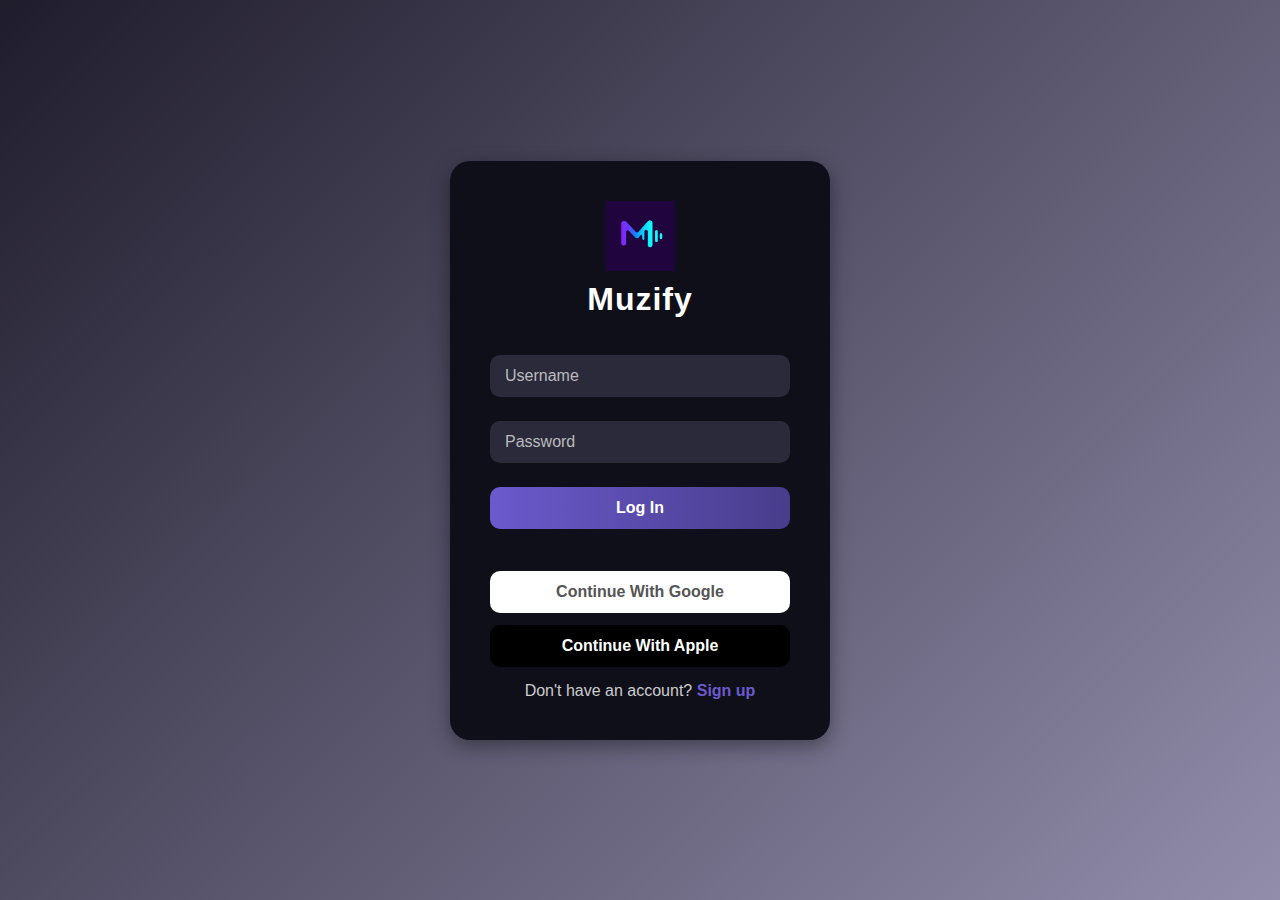
<file: index.html>
<!DOCTYPE html>
<html lang="en">
<head>
  <meta charset="UTF-8">
  <meta name="viewport" content="width=device-width, initial-scale=1.0">
  <title>Muzify - Login</title>
  <link rel="stylesheet" href="src/Login.css">
</head>
<body>
  <div class="login-container">
    <form id="loginForm" class="login-box">
      
      <!-- Logo -->
      <div class="s1">
        <img src="public/muzify.png" alt="Muzify Logo">
        <h1>Muzify</h1>
      </div>

      <!-- Username -->
      <input type="text" id="username" placeholder="Username">

      <!-- Password -->
      <input type="password" id="password" placeholder="Password">

      <!-- Login Button -->
      <button type="submit" class="btn primary">Log In</button>
      <p id="message"></p>

      <!-- Social Login -->
      <button type="button" class="btn google">Continue With Google</button>
      <button type="button" class="btn apple">Continue With Apple</button>

      <!-- Signup link -->
      <p class="signup">Don't have an account? <a href="#">Sign up</a></p>
    </form>
  </div>

  <script src="login.js"></script>
</body>
</html>
</file>
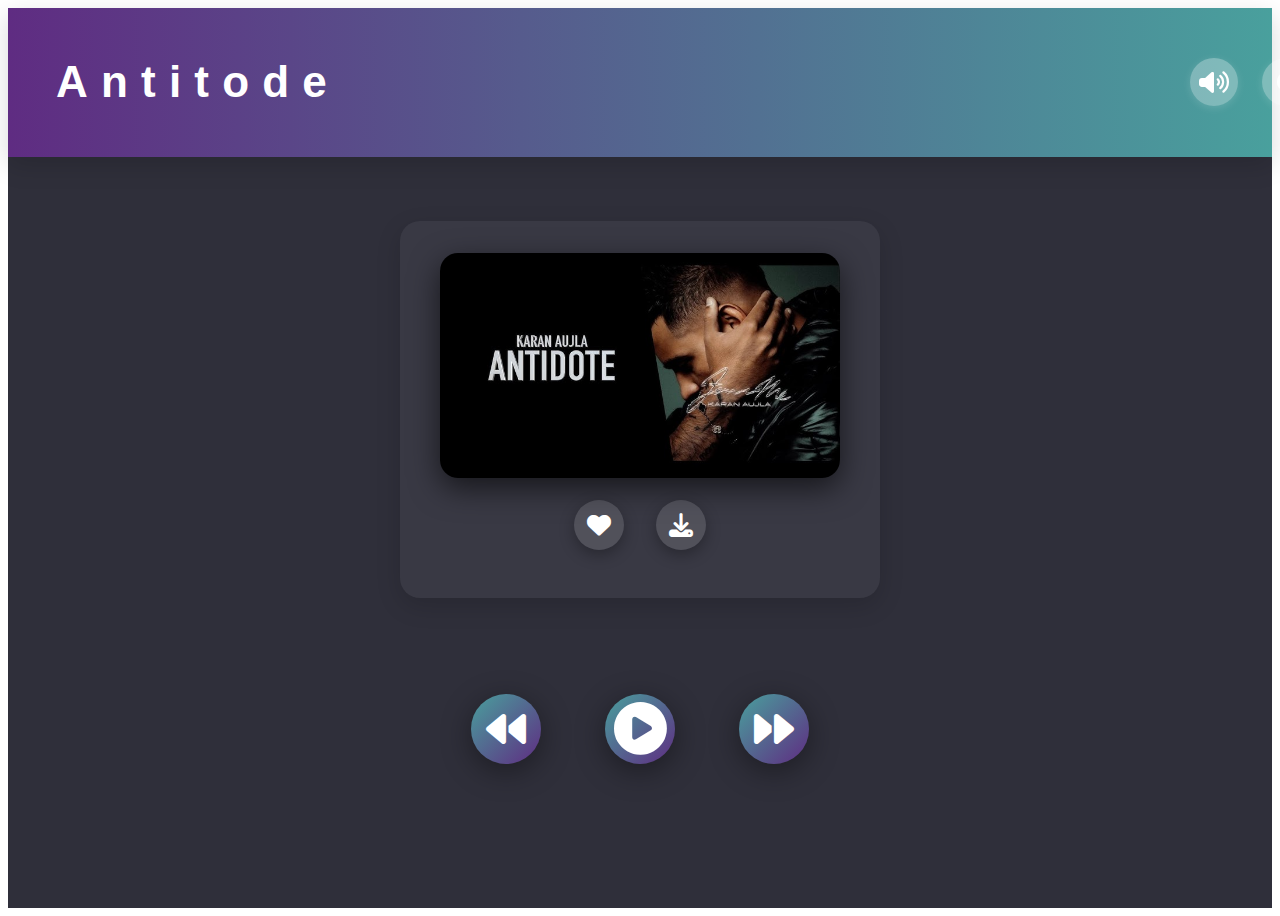
<file: Antitode.html>
<!DOCTYPE html>
<html lang="en">
<head>
    <meta charset="UTF-8" />
    <meta name="viewport" content="width=device-width, initial-scale=1" />
    <title>Modern Music Player</title>
    <link rel="stylesheet" href="https://cdnjs.cloudflare.com/ajax/libs/font-awesome/6.5.1/css/all.min.css" crossorigin="anonymous" referrerpolicy="no-referrer" />
    <link rel="stylesheet" href="src/index.css" />
</head>
<body>
    <div id="x10">
    <header class="topbar">
        <h1 class="s2">Antitode</h1>

        <div class="header-buttons" style="margin-left: 850px;">
            <button class="header-btn" id="volume-btn" title="Toggle Mute" aria-label="Toggle volume">
                <i class="fa-solid fa-volume-high"></i>
            </button>
            <button class="header-btn" id="theme-btn" title="Toggle Light/Dark Mode" aria-label="Toggle theme">
                <i class="fa-solid fa-moon"></i>
            </button>
        </div>

        <a class="home-link" href="home.html">Home</a>
    </header>

    <main class="main-content">
        <section class="album-section">
            <img src="public/Antidote.jpg" alt="Antidote" class="album-img" />
            <div class="album-actions">
                <button class="album-btn" title="Like" aria-label="Like">
                    <i class="fa-solid fa-heart"></i>
                </button>
                <button class="album-btn" title="Download" aria-label="Download">
                    <i class="fa-solid fa-download"></i>
                </button>
            </div>
        </section>
        <nav class="controls">
            <button class="control-btn" aria-label="Previous"><i class="fa-solid fa-backward"></i></button>
            <button class="control-btn play-pause" aria-label="Play"><i class="fa-solid fa-circle-play"></i></button>
            <button class="control-btn" aria-label="Next"><i class="fa-solid fa-forward"></i></button>
        </nav>
    </main>

    <script>
        // Volume toggle button
        const volumeBtn = document.getElementById('volume-btn');
        volumeBtn.addEventListener('click', () => {
            const icon = volumeBtn.querySelector('i');
            if (icon.classList.contains('fa-volume-high')) {
                icon.classList.replace('fa-volume-high', 'fa-volume-xmark');
                volumeBtn.title = 'Unmute';
            } else {
                icon.classList.replace('fa-volume-xmark', 'fa-volume-high');
                volumeBtn.title = 'Mute';
            }
        });

        // Theme toggle button
        const themeBtn = document.getElementById('theme-btn');
        themeBtn.addEventListener('click', () => {
            document.body.classList.toggle('light-mode');
            const icon = themeBtn.querySelector('i');
            if (document.body.classList.contains('light-mode')) {
                icon.classList.replace('fa-moon', 'fa-sun');
                themeBtn.title = 'Switch to Dark Mode';
            } else {
                icon.classList.replace('fa-sun', 'fa-moon');
                themeBtn.title = 'Switch to Light Mode';
            }
        });
    </script>
    </div>
</body>
</html>
</file>
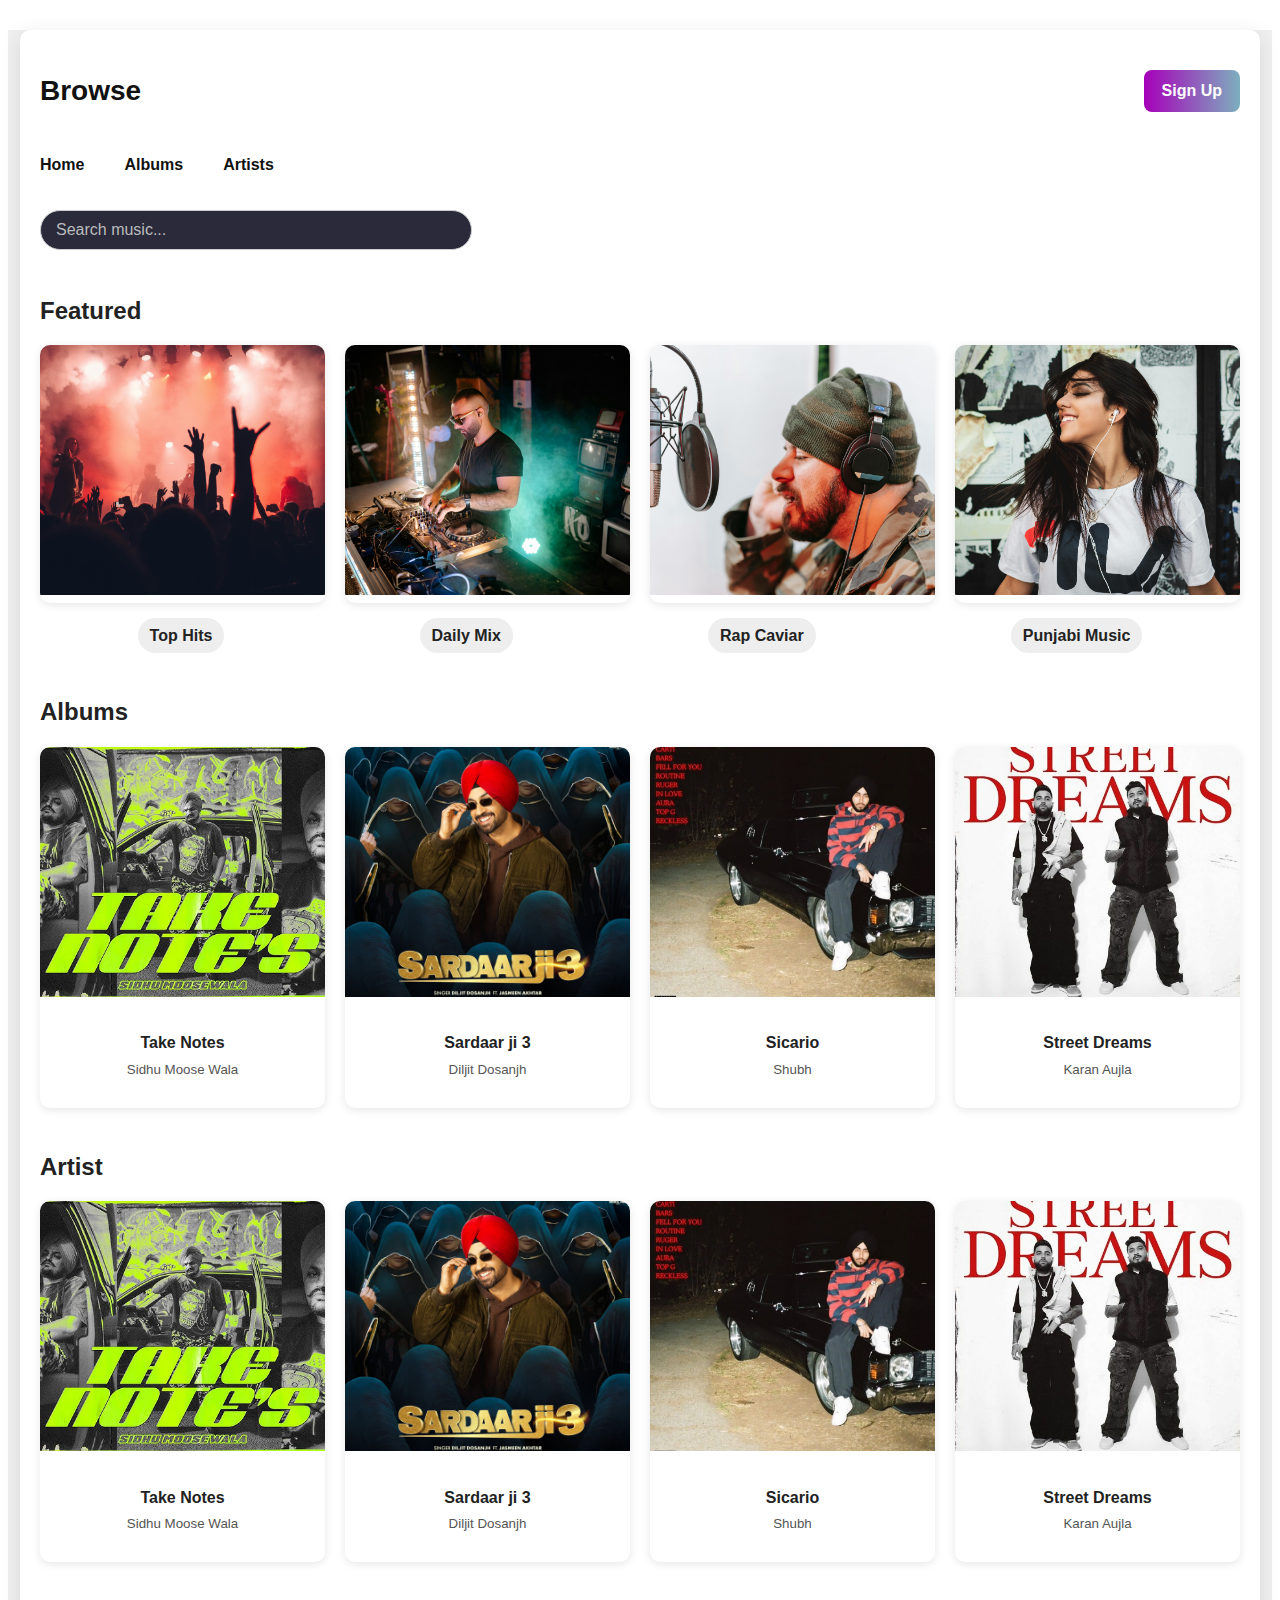
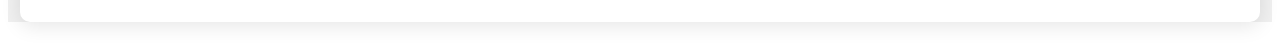
<file: browse.html>
<!DOCTYPE html>
<html lang="en">
<head>
  <meta charset="UTF-8">
  <meta name="viewport" content="width=device-width, initial-scale=1.0">
  <title>Browse Music</title>
  <link rel="stylesheet" href="src/index.css">
</head>
<body>
  <div id="x2">
  <div class="t1">

    <!-- Header -->
    <header class="t2">
      <h1 class="s3">Browse</h1>
      <a href="index.html" class="t3">Sign Up</a>
    </header>

    <!-- Navigation -->
    <nav class="t4">
      <a href="home.html">Home</a>
      <a href="#albums">Albums</a>
      <a href="#">Artists</a>
    </nav>

    <!-- Search -->
    <div class="t5">
      <input type="text" placeholder="Search music...">
    </div>

    <!-- Featured Section -->
    <section class="featured">
      <h2>Featured</h2>
      <div class="t8">
        <div class="s4"><a href="Top.html"><img src="public/pexels-sebastian-ervi-866902-1763075.jpg" alt="Featured 1"></a></div>
        <div class="s4"><img src="public/pexels-yankrukov-9005438.jpg" alt="Featured 2"></div>
        <div class="s4"><img src="public/pexels-anna-pou-8133284.jpg" alt="Featured 3"></div>
        <div class="s4"><img src="public/pexels-marcelochagas-1876279.jpg" alt="Featured 4"></div>
      </div>
      <div class="t7">
        <span>Top Hits</span>
        <span>Daily Mix</span>
        <span>Rap Caviar</span>
        <span>Punjabi Music</span>
      </div>
    </section>

    <!-- Albums Section -->
    <section id="albums">
      <h2>Albums</h2>
      <div class="t8">
        <div class="s5">
          <img src="public/hq720.jpg" alt="Take Notes">
          <p>Take Notes <br><small>Sidhu Moose Wala</small></p>
        </div>
        <div class="s5">
          <img src="public/ab67616d0000b273c38366528c5ee133b52221da.jfif" alt="Sardaar ji 3">
          <p>Sardaar ji 3 <br><small>Diljit Dosanjh</small></p>
        </div>
        <div class="s5">
          <img src="public/artworks-RKLjRzY1ldyTa2jL-A6xqoA-t500x500 (1).jpg" alt="Sicario">
          <p>Sicario <br><small>Shubh</small></p>
        </div>
        <div class="s5">
          <img src="public/karan.jpg" alt="Street Dreams">
          <p>Street Dreams <br><small>Karan Aujla</small></p>
        </div>
      </div>
    </section>

    <section id="Artists">
      <h2>Artist</h2>
      <div class="t8">
        <div class="s5">
          <img src="public/hq720.jpg" alt="Take Notes">
          <p>Take Notes <br><small>Sidhu Moose Wala</small></p>
        </div>
        <div class="s5">
          <img src="public/ab67616d0000b273c38366528c5ee133b52221da.jfif" alt="Sardaar ji 3">
          <p>Sardaar ji 3 <br><small>Diljit Dosanjh</small></p>
        </div>
        <div class="s5">
          <img src="public/artworks-RKLjRzY1ldyTa2jL-A6xqoA-t500x500 (1).jpg" alt="Sicario">
          <p>Sicario <br><small>Shubh</small></p>
        </div>
        <div class="s5">
          <img src="public/karan.jpg" alt="Street Dreams">
          <p>Street Dreams <br><small>Karan Aujla</small></p>
        </div>
      </div>
    </section>

  </div>
  </div>
</body>
</html>
</file>
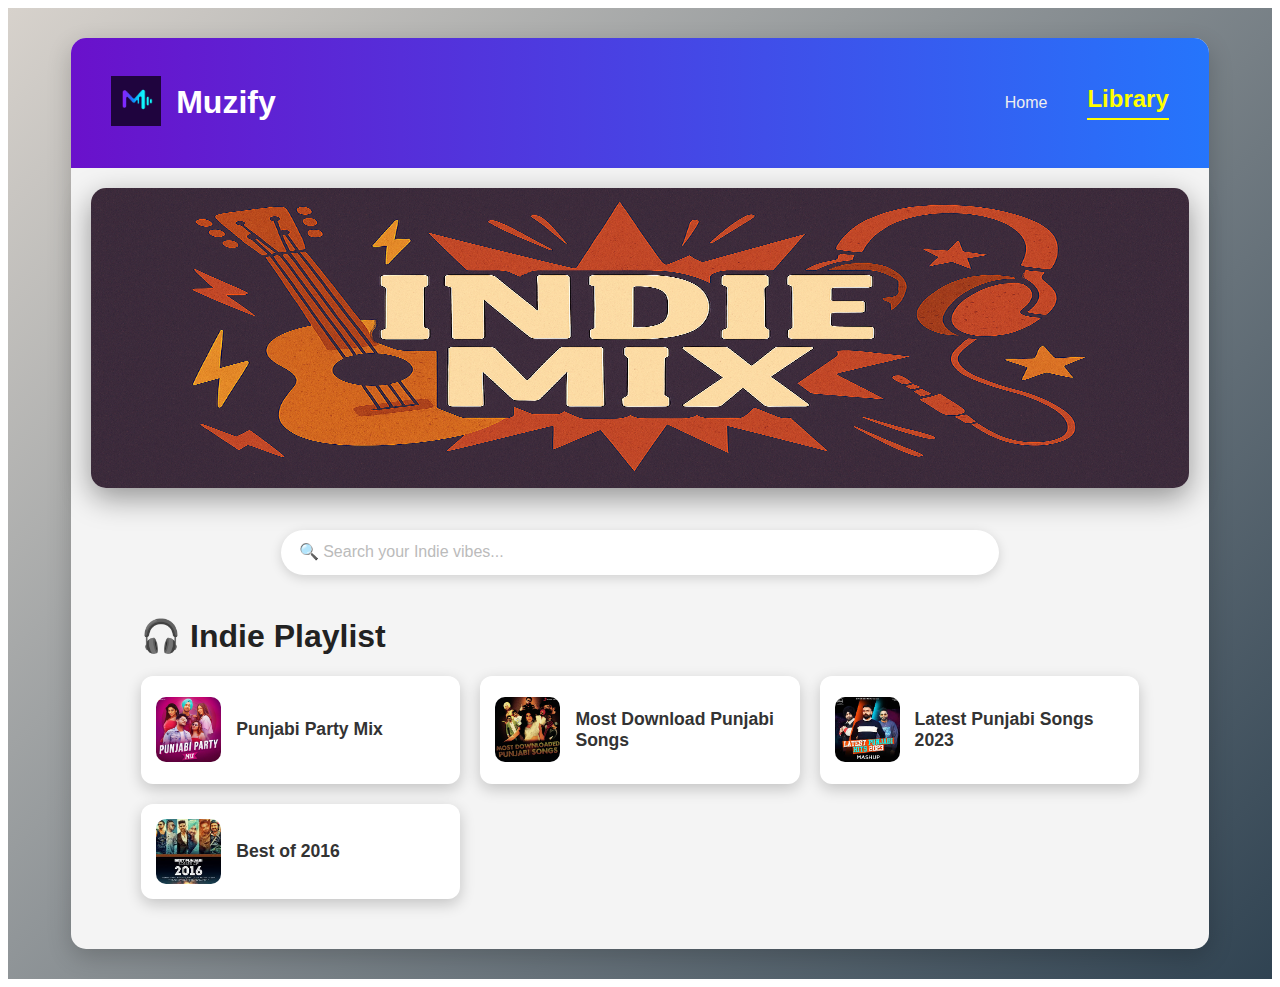
<file: Indie.html>
<!DOCTYPE html>
<html lang="en">
<head>
  <meta charset="UTF-8">
  <meta name="viewport" content="width=device-width, initial-scale=1.0">
  <title>Muzify - Indie</title>
  <link rel="stylesheet" href="src/index.css">
</head>
<body>
  <div id="x4">
  <div id="fb">
    
    <!-- Header -->
    <header id="fa">
      <div class="fa1">
        <div class="fa5"><img src="public/muzify.png" alt="Muzify Logo" width="50" height="50"></div>
        <h1 class="fa2">Muzify</h1>
      </div>
      <nav class="fa3">
        <div class="fa4"><a href="home.html">Home</a></div>
        <div class="fa4 active"><a href="library.html"><h2>Library</h2></a></div>
      </nav>
    </header>

    <!-- Banner -->
    <section id="fa6">
      <img src="public/indie.png" alt="Indie Banner" class="banner" style="width: 1200px; height: 300px;">
    </section>

    <!-- Search Bar -->
    <section id="fa7">
      <input type="text" placeholder="🔍 Search your Indie vibes...">
    </section>

    <!-- Playlist -->
    <section id="upperlower">
      <h1>🎧 Indie Playlist</h1>
    </section>

    <section id="fa8">
      <div class="fa9">
        <img src="public/Punjabi-Punjabi-2021-20210129152031-500x500.jpg" alt="Punjabi Party Mix">
        <p>Punjabi Party Mix</p>
      </div>
      <div class="fa9">
        <img src="public/Most-Downloaded-Punjabi-Songs-Punjabi-2014-20200801085538-500x500.jpg" alt="Most Download Punjabi Songs">
        <p>Most Download Punjabi Songs</p>
      </div>
      <div class="fa9">
        <img src="public/latest.jfif" alt="Latest Punjabi Songs 2023">
        <p>Latest Punjabi Songs 2023</p>
      </div>
      <div class="fa9">
        <img src="public/2016.jfif" alt="Best of 2016">
        <p>Best of 2016</p>
      </div>
    </section>
  </div>
  </div>
</body>
</html>
</file>
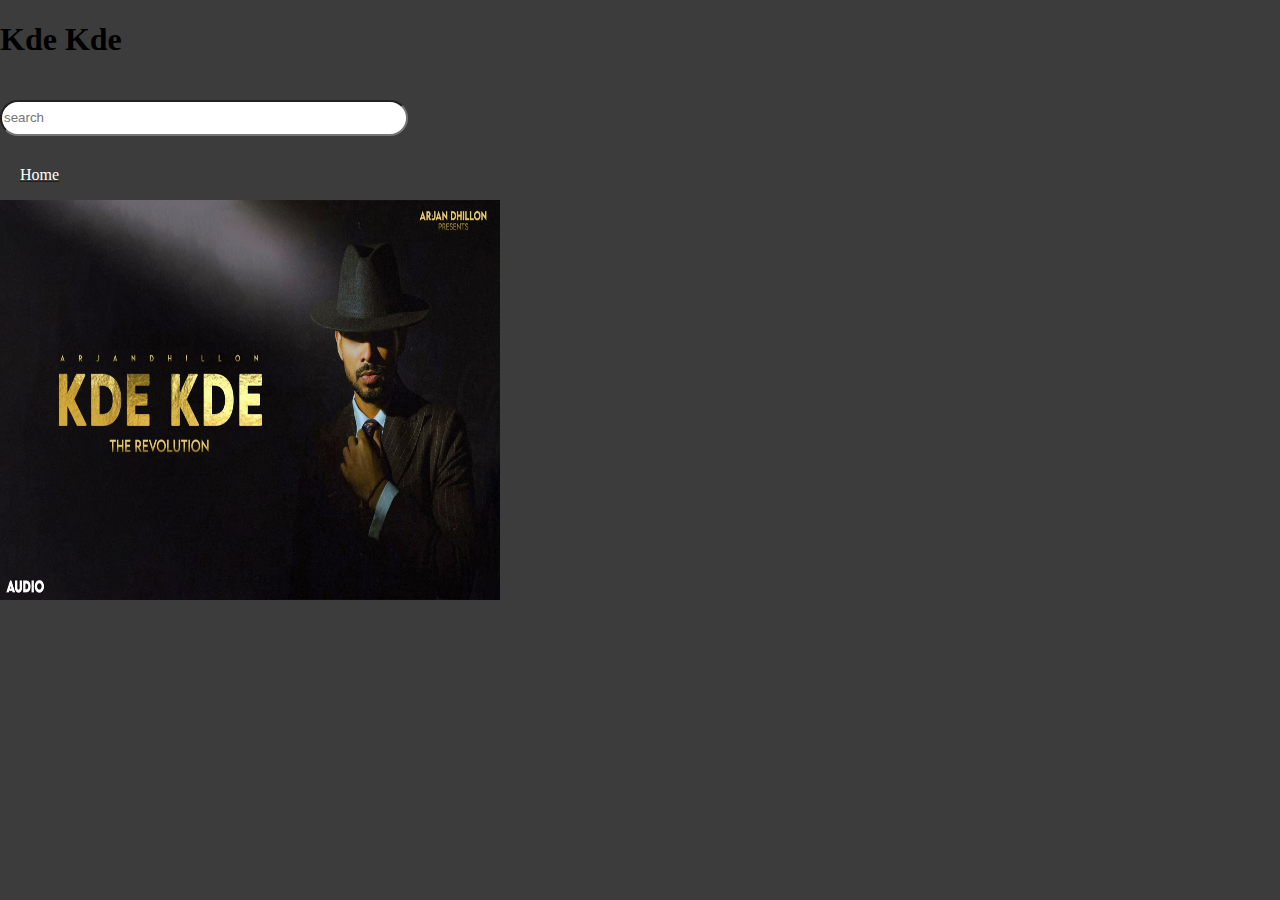
<file: kde.html>
<!DOCTYPE html>
<html lang="en">
<head>
    <meta charset="UTF-8">
    <meta name="viewport" content="width=device-width, initial-scale=1.0">
    <title>Document</title>
    <link rel="stylesheet" href="src/antitode.css">
    <link rel="stylesheet" href="https://cdnjs.cloudflare.com/ajax/libs/font-awesome/6.5.1/css/all.min.css" integrity="sha512-DTOQO9RWCH3ppGqcWaEA1BIZOC6xxalwEsw9c2QQeAIftl+Vegovlnee1c9QX4TctnWMn13TZye+giMm8e2LwA==" crossorigin="anonymous" referrerpolicy="no-referrer" />
</head>
<body>
    <div id="ka"><h1 class="ka1">Kde Kde</h1><input type="text" placeholder="search" style="width: 400px; height: 30px; margin-top: 20px;border-radius: 20px;"><a href="index.html"><p style="margin-left: 20px; margin-top: 30px; color: white;">Home</p></a></div>


    <div id="ka2"><img src="public/KDE KDE.jpg" alt="" height="400px" width="500px"></div>


    <div id="ka3"><div class="ka4"><i class="fa-solid fa-backward fa-2xl" style="color: #ffffff;"></i></div><div class="ka4"><i class="fa-solid fa-circle-play fa-2xl" style="color: #ffffff;"></i></div><div class="ka4"><i class="fa-solid fa-forward fa-2xl" style="color: #ffffff;"></i></div></div>
    
</body>
</html>
</file>
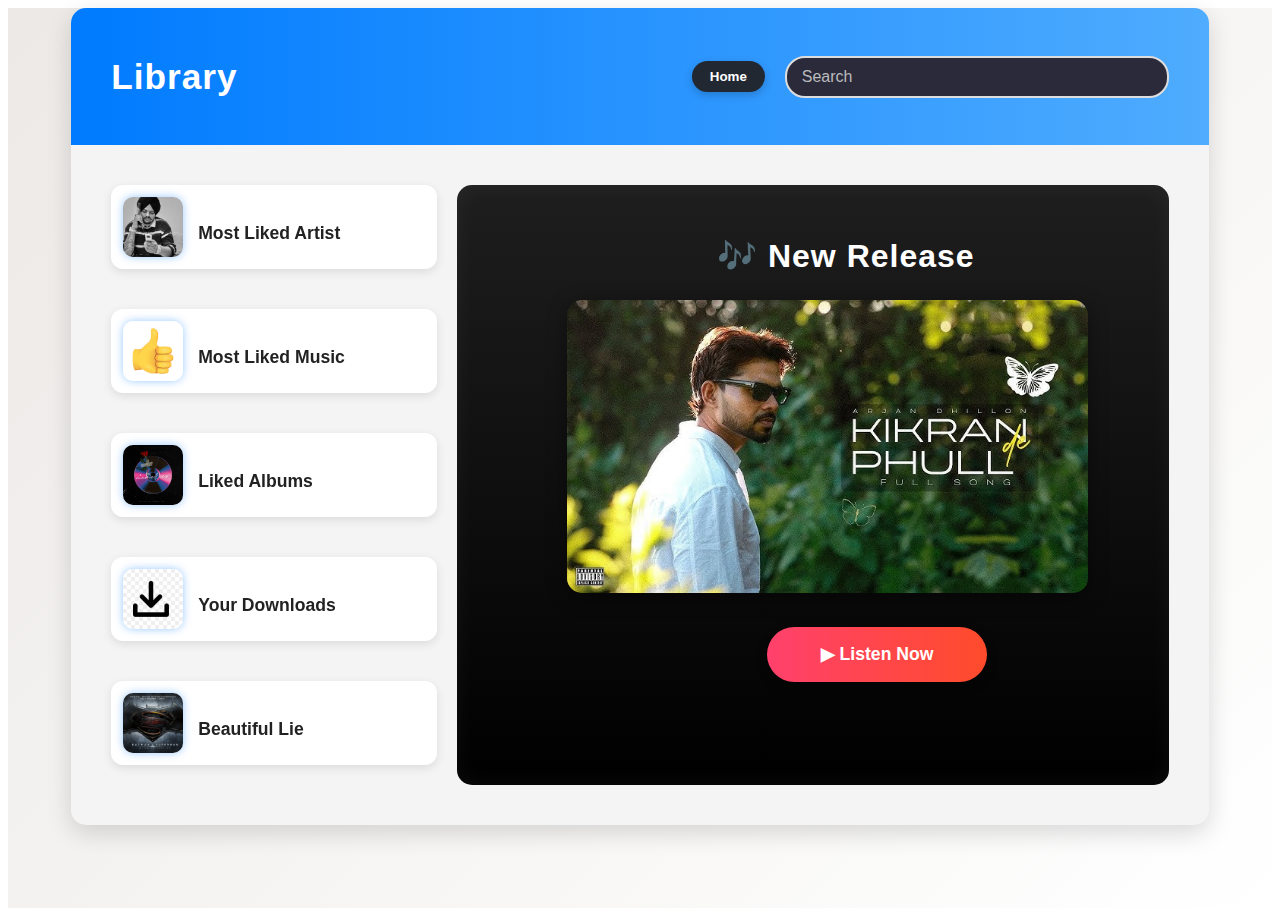
<file: library.html>
<!DOCTYPE html>
<html lang="en">
<head>
  <meta charset="UTF-8">
  <meta name="viewport" content="width=device-width, initial-scale=1.0">
  <title>Library</title>
  <link rel="stylesheet" href="src/index.css">
</head>
<body>
  <div id="x6">
  <div id="bd">
    <!-- Header -->
    <div id="ba">
      <h1 class="ba1">Library</h1>
      <div class="ba2">
        <button><a href="home.html">Home</a></button>
        <input type="text" placeholder="Search">
      </div>
    </div>

    <!-- Content -->
    <div id="bb">
      <!-- Left Sidebar -->
      <!-- Left Sidebar -->
<div id="bb1">
  <div class="bb-card">
    <img src="public/sidhu.jpg" alt="Artist">
    <div>
      <h3>Most Liked Artist</h3>
    
    </div>
  </div>

  <div class="bb-card">
    <img src="public/istockphoto-1514093059-612x612.jpg" alt="Music">
    <div>
      <h3>Most Liked Music</h3>
      
    </div>
  </div>

  <div class="bb-card">
    <img src="public/1600w-cV8ArcnU-oA.webp" alt="Albums">
    <div>
      <h3>Liked Albums</h3>
      
    </div>
  </div>

  <div class="bb-card">
    <img src="public/pngtree-file-download-icon-image_1344466.jpg" alt="Downloads">
    <div>
      <h3>Your Downloads</h3>
      
    </div>
  </div>

  <div class="bb-card">
    <img src="public/bat.jfif" alt="Beautiful Lie">
    <div>
      <h3>Beautiful Lie</h3>
      
    </div>
  </div>
</div>

      <!-- Right Featured Section -->
      <div id="bc">
        <div class="bc1"><h1 style="margin-left: 230px;">🎶 New Release</h1></div>
        <div class="bc2"><img src="public/kikran.jpg" alt="New Release Cover" style="margin-left: 80px;"></div>
        <div class="bc3"><button style="margin-left: 280px;">▶ Listen Now</button></div>
      </div>
    </div>
  </div>
  </div>
</body>
</html>
</file>
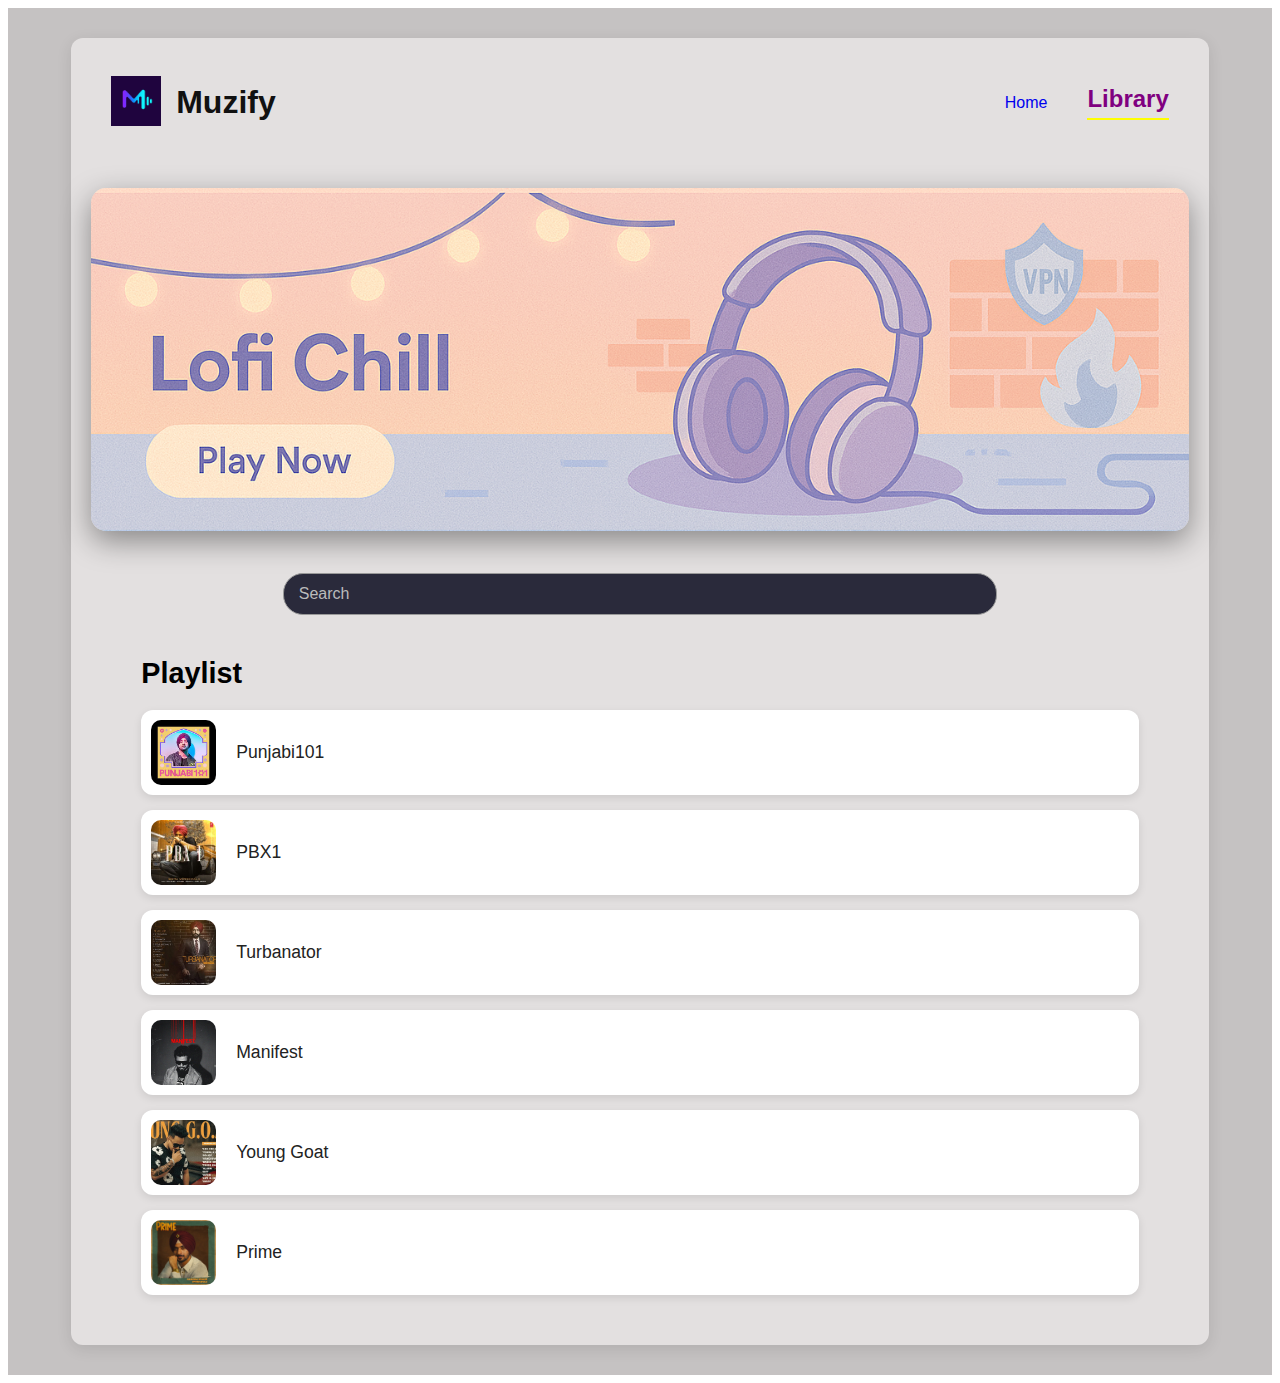
<file: lofi.html>
<!DOCTYPE html>
<html lang="en">
<head>
  <meta charset="UTF-8">
  <meta name="viewport" content="width=device-width, initial-scale=1.0">
  <title>Muzify - Library</title>
  <link rel="stylesheet" href="src/index.css">
</head>
<body>
  <div id="x7">
  <div id="db">
    
    <!-- Header -->
    <header id="da">
      <div class="da1">
        <div class="da5"><img src="public/muzify.png" alt="Muzify Logo" width="50" height="50"></div>
        <h1 class="da2">Muzify</h1>
      </div>
      <nav class="da3">
        <div class="da4"><a href="home.html">Home</a></div>
        <div class="da4 active"><a href="library.html"><h2 style="color: purple;">Library</h2></a></div>
      </nav>
    </header>

    <!-- Banner -->
    <section id="da6">
      <img src="public/ChatGPT Image Jul 23, 2025, 06_31_37 PM.png" alt="Banner" class="banner">
    </section>

    <!-- Search -->
    <section id="da7">
      <input type="text" placeholder="Search">
    </section>

    <!-- Playlist -->
    <section id="da8">
      <h1>Playlist</h1>
    </section>

    <section id="da9">
      <div class="da10">
        <img src="public/punjabi101.jfif" alt="Punjabi101">
        <p>Punjabi101</p>
      </div>
      <div class="da10">
        <img src="public/size_m_1712055803.jpg" alt="PBX1">
        <p>PBX1</p>
      </div>
      <div class="da10">
        <img src="public/turban.jpg" alt="Turbanator">
        <p>Turbanator</p>
      </div>
      <div class="da10">
        <img src="public/manifest.jpg" alt="Manifest">
        <p>Manifest</p>
      </div>
      <div class="da10">
        <img src="public/young goat.jpg" alt="Young Goat">
        <p>Young Goat</p>
      </div>
      <div class="da10">
        <img src="public/prime.jfif" alt="Prime">
        <p>Prime</p>
      </div>
    </section>
  </div>
  </div>
</body>
</html>
</file>
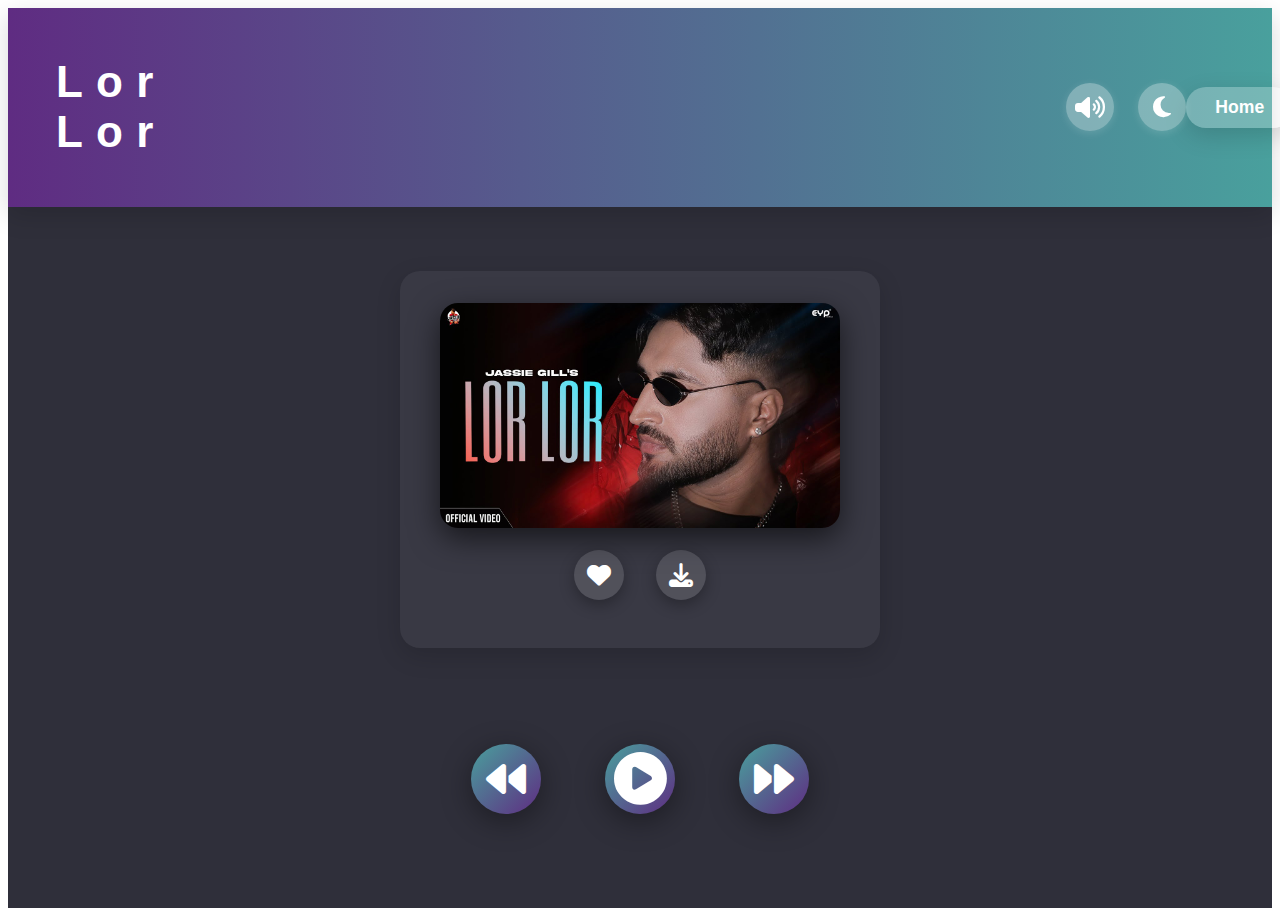
<file: lor.html>
<!DOCTYPE html>
<html lang="en">
<head>
    <meta charset="UTF-8" />
    <meta name="viewport" content="width=device-width, initial-scale=1" />
    <title>Modern Music Player</title>
    <link rel="stylesheet" href="https://cdnjs.cloudflare.com/ajax/libs/font-awesome/6.5.1/css/all.min.css" crossorigin="anonymous" referrerpolicy="no-referrer" />
    <link rel="stylesheet" href="src/index.css" />
</head>
<body>
    <div id="x10">
    <header class="topbar">
        <h1 class="s2">Lor Lor</h1>

        <div class="header-buttons" style="margin-left: 900px;">
            <button class="header-btn" id="volume-btn" title="Toggle Mute" aria-label="Toggle volume">
                <i class="fa-solid fa-volume-high"></i>
            </button>
            <button class="header-btn" id="theme-btn" title="Toggle Light/Dark Mode" aria-label="Toggle theme">
                <i class="fa-solid fa-moon"></i>
            </button>
        </div>

        <a class="home-link" href="home.html">Home</a>
    </header>

    <main class="main-content">
        <section class="album-section">
            <img src="public/lor lor.jpg" alt="Lor Lor" class="album-img" />
            <div class="album-actions">
                <button class="album-btn" title="Like" aria-label="Like">
                    <i class="fa-solid fa-heart"></i>
                </button>
                <button class="album-btn" title="Download" aria-label="Download">
                    <i class="fa-solid fa-download"></i>
                </button>
            </div>
        </section>
        <nav class="controls">
            <button class="control-btn" aria-label="Previous"><i class="fa-solid fa-backward"></i></button>
            <button class="control-btn play-pause" aria-label="Play"><i class="fa-solid fa-circle-play"></i></button>
            <button class="control-btn" aria-label="Next"><i class="fa-solid fa-forward"></i></button>
        </nav>
    </main>

    <script>
        // Volume toggle button
        const volumeBtn = document.getElementById('volume-btn');
        volumeBtn.addEventListener('click', () => {
            const icon = volumeBtn.querySelector('i');
            if (icon.classList.contains('fa-volume-high')) {
                icon.classList.replace('fa-volume-high', 'fa-volume-xmark');
                volumeBtn.title = 'Unmute';
            } else {
                icon.classList.replace('fa-volume-xmark', 'fa-volume-high');
                volumeBtn.title = 'Mute';
            }
        });

        // Theme toggle button
        const themeBtn = document.getElementById('theme-btn');
        themeBtn.addEventListener('click', () => {
            document.body.classList.toggle('light-mode');
            const icon = themeBtn.querySelector('i');
            if (document.body.classList.contains('light-mode')) {
                icon.classList.replace('fa-moon', 'fa-sun');
                themeBtn.title = 'Switch to Dark Mode';
            } else {
                icon.classList.replace('fa-sun', 'fa-moon');
                themeBtn.title = 'Switch to Light Mode';
            }
        });
    </script>
    </div>
</body>
</html>
</file>
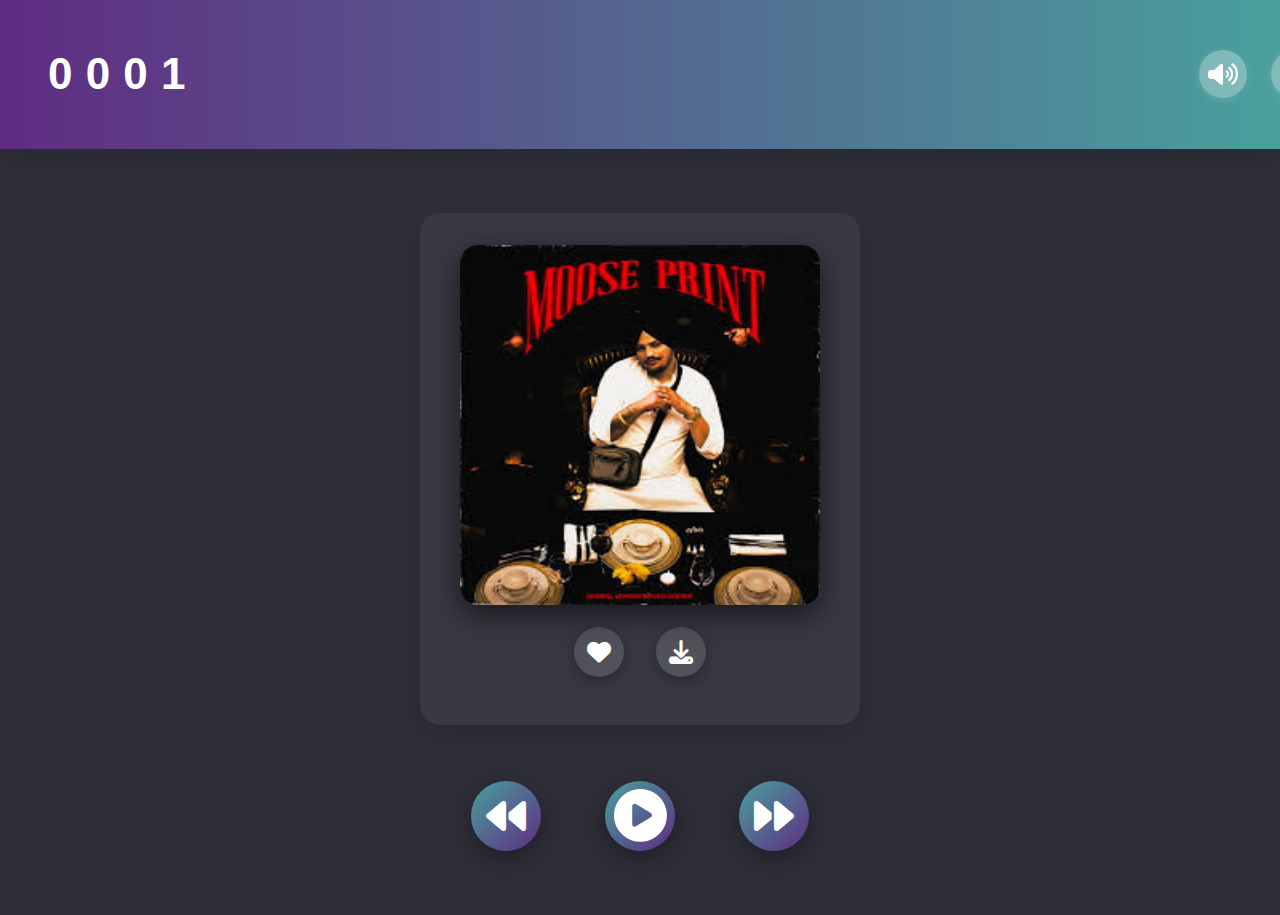
<file: sidhu.html>
<!DOCTYPE html>
<html lang="en">
<head>
    <meta charset="UTF-8" />
    <meta name="viewport" content="width=device-width, initial-scale=1" />
    <title>Modern Music Player</title>
    <link rel="stylesheet" href="https://cdnjs.cloudflare.com/ajax/libs/font-awesome/6.5.1/css/all.min.css" crossorigin="anonymous" referrerpolicy="no-referrer" />
    <link rel="stylesheet" href="src/sidhu.css" />
</head>
<body>
    <header class="topbar">
        <h1 class="s2">0001</h1>

        <div class="header-buttons">
            <button class="header-btn" id="volume-btn" title="Toggle Mute" aria-label="Toggle volume">
                <i class="fa-solid fa-volume-high"></i>
            </button>
            <button class="header-btn" id="theme-btn" title="Toggle Light/Dark Mode" aria-label="Toggle theme">
                <i class="fa-solid fa-moon"></i>
            </button>
        </div>

        <a class="home-link" href="index.html">Home</a>
    </header>

    <main class="main-content">
        <section class="album-section">
            <img src="public/moose print.jfif" alt="Moose Print" class="album-img" />
            <div class="album-actions">
                <button class="album-btn" title="Like" aria-label="Like">
                    <i class="fa-solid fa-heart"></i>
                </button>
                <button class="album-btn" title="Download" aria-label="Download">
                    <i class="fa-solid fa-download"></i>
                </button>
            </div>
        </section>
        <nav class="controls">
            <button class="control-btn" aria-label="Previous"><i class="fa-solid fa-backward"></i></button>
            <button class="control-btn play-pause" aria-label="Play"><i class="fa-solid fa-circle-play"></i></button>
            <button class="control-btn" aria-label="Next"><i class="fa-solid fa-forward"></i></button>
        </nav>
    </main>

    <script>
        // Volume toggle button
        const volumeBtn = document.getElementById('volume-btn');
        volumeBtn.addEventListener('click', () => {
            const icon = volumeBtn.querySelector('i');
            if (icon.classList.contains('fa-volume-high')) {
                icon.classList.replace('fa-volume-high', 'fa-volume-xmark');
                volumeBtn.title = 'Unmute';
            } else {
                icon.classList.replace('fa-volume-xmark', 'fa-volume-high');
                volumeBtn.title = 'Mute';
            }
        });

        // Theme toggle button
        const themeBtn = document.getElementById('theme-btn');
        themeBtn.addEventListener('click', () => {
            document.body.classList.toggle('light-mode');
            const icon = themeBtn.querySelector('i');
            if (document.body.classList.contains('light-mode')) {
                icon.classList.replace('fa-moon', 'fa-sun');
                themeBtn.title = 'Switch to Dark Mode';
            } else {
                icon.classList.replace('fa-sun', 'fa-moon');
                themeBtn.title = 'Switch to Light Mode';
            }
        });
    </script>
</body>
</html>
</file>
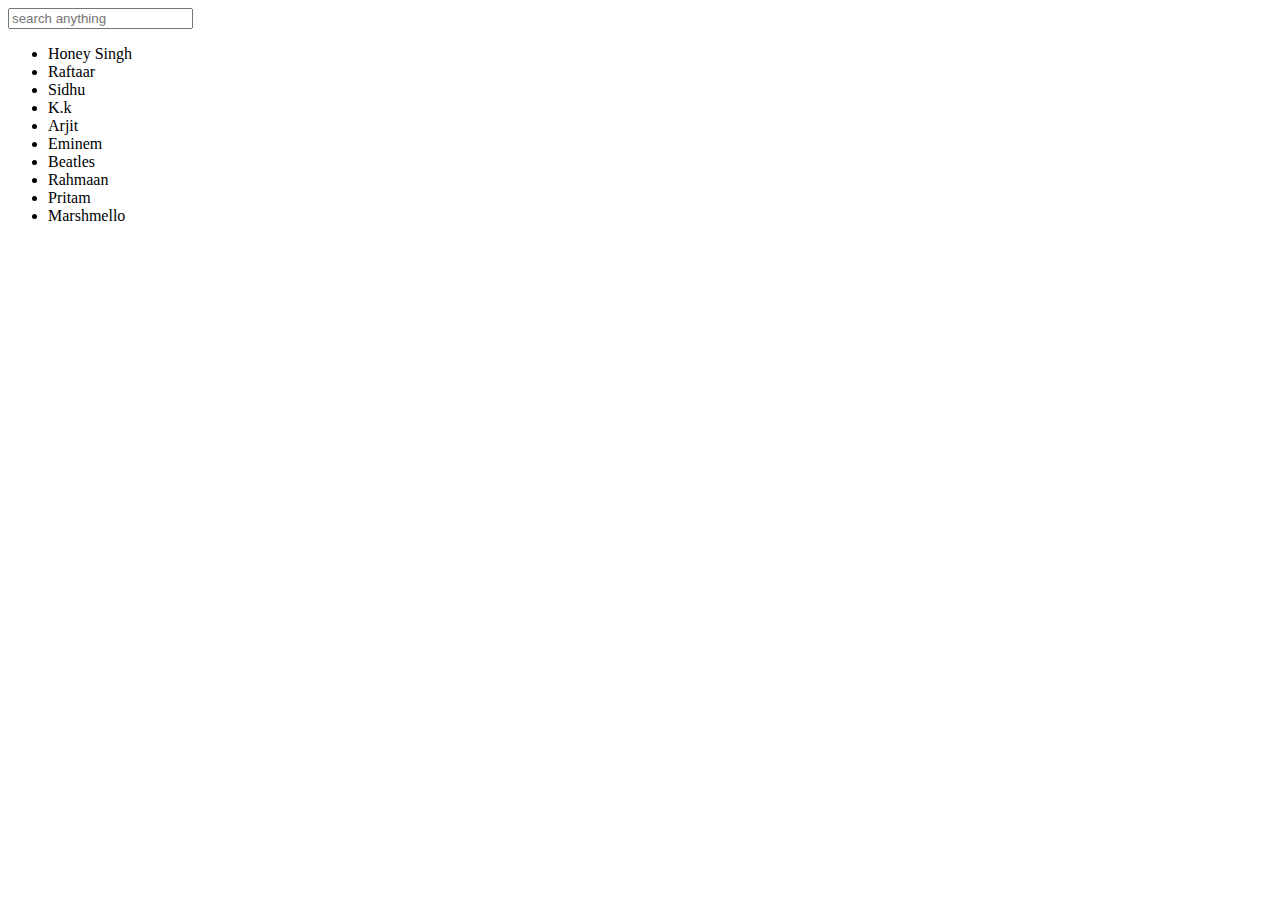
<file: test.html>
<!DOCTYPE html>
<html lang="en">
<head>
    <meta charset="UTF-8">
    <meta name="viewport" content="width=device-width, initial-scale=1.0">
    <title>Document</title>
</head>
<body>
    <input type="text" id="searchbox" placeholder="search anything">

    <ul id="itemList">
        <li>Honey Singh</li>
        <li>Raftaar</li>
        <li>Sidhu</li>
        <li>K.k</li>
        <li>Arjit</li>
        <li>Eminem</li>
        <li>Beatles</li>
        <li>Rahmaan</li>
        <li>Pritam</li>
        <li>Marshmello</li>
    </ul>
    <script>
        const searchbox = document.getElementById("searchbox");
        const items = document.querySelectorAll("#itemList li");

        searchbox.addEventListener("keyup", function() {
            const text = searchbox.value.toLowerCase();
            items.forEach(item => {
                item.style.display = item.textContent.toLowerCase().includes(text)?"": "none";
            });
        });

    </script>
</body>
</html>
</file>
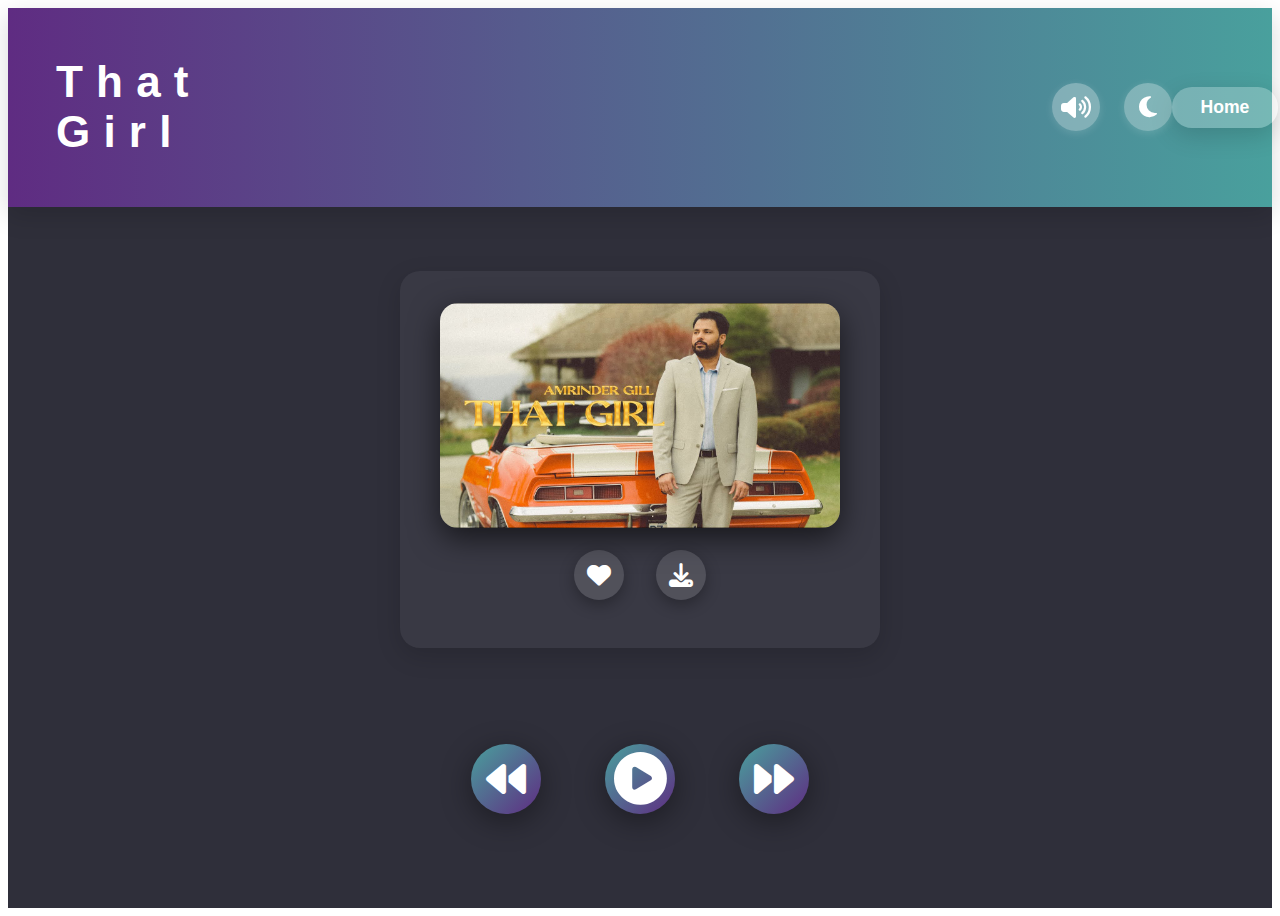
<file: that.html>
<!DOCTYPE html>
<html lang="en">
<head>
    <meta charset="UTF-8" />
    <meta name="viewport" content="width=device-width, initial-scale=1" />
    <title>Modern Music Player</title>
    <link rel="stylesheet" href="https://cdnjs.cloudflare.com/ajax/libs/font-awesome/6.5.1/css/all.min.css" crossorigin="anonymous" referrerpolicy="no-referrer" />
    <link rel="stylesheet" href="src/index.css" />
</head>
<body>
    <div id="x10">
    <header class="topbar">
        <h1 class="s2">That Girl</h1>

        <div class="header-buttons" style="margin-left: 850px;">
            <button class="header-btn" id="volume-btn" title="Toggle Mute" aria-label="Toggle volume">
                <i class="fa-solid fa-volume-high"></i>
            </button>
            <button class="header-btn" id="theme-btn" title="Toggle Light/Dark Mode" aria-label="Toggle theme">
                <i class="fa-solid fa-moon"></i>
            </button>
        </div>

        <a class="home-link" href="home.html">Home</a>
    </header>

    <main class="main-content">
        <section class="album-section">
            <img src="public/that.jpg" alt="That Girl" class="album-img" />
            <div class="album-actions">
                <button class="album-btn" title="Like" aria-label="Like">
                    <i class="fa-solid fa-heart"></i>
                </button>
                <button class="album-btn" title="Download" aria-label="Download">
                    <i class="fa-solid fa-download"></i>
                </button>
            </div>
        </section>
        <nav class="controls">
            <button class="control-btn" aria-label="Previous"><i class="fa-solid fa-backward"></i></button>
            <button class="control-btn play-pause" aria-label="Play"><i class="fa-solid fa-circle-play"></i></button>
            <button class="control-btn" aria-label="Next"><i class="fa-solid fa-forward"></i></button>
        </nav>
    </main>

    <script>
        // Volume toggle button
        const volumeBtn = document.getElementById('volume-btn');
        volumeBtn.addEventListener('click', () => {
            const icon = volumeBtn.querySelector('i');
            if (icon.classList.contains('fa-volume-high')) {
                icon.classList.replace('fa-volume-high', 'fa-volume-xmark');
                volumeBtn.title = 'Unmute';
            } else {
                icon.classList.replace('fa-volume-xmark', 'fa-volume-high');
                volumeBtn.title = 'Mute';
            }
        });

        // Theme toggle button
        const themeBtn = document.getElementById('theme-btn');
        themeBtn.addEventListener('click', () => {
            document.body.classList.toggle('light-mode');
            const icon = themeBtn.querySelector('i');
            if (document.body.classList.contains('light-mode')) {
                icon.classList.replace('fa-moon', 'fa-sun');
                themeBtn.title = 'Switch to Dark Mode';
            } else {
                icon.classList.replace('fa-sun', 'fa-moon');
                themeBtn.title = 'Switch to Light Mode';
            }
        });
    </script>
    </div>
</body>
</html>
</file>
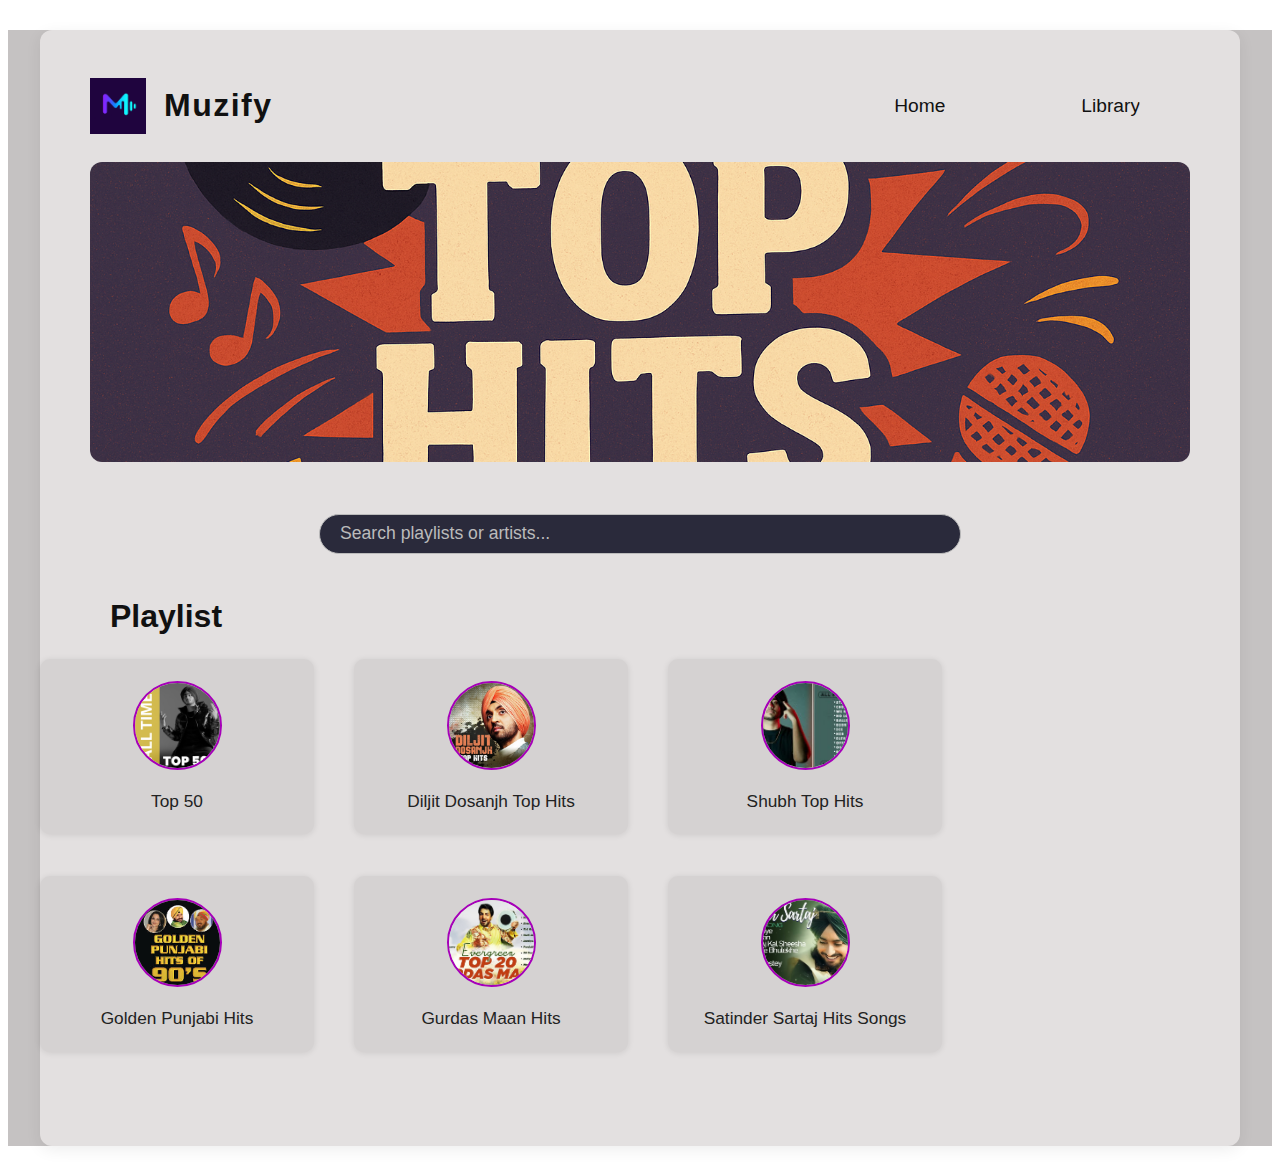
<file: Top.html>
<!DOCTYPE html>
<html lang="en">
<head>
  <meta charset="UTF-8">
  <meta name="viewport" content="width=device-width, initial-scale=1.0">
  <title>Muzify Playlists</title>
  <link rel="stylesheet" href="src/index.css">
</head>
<body>
  <div id="x12">
  <div id="u1">
    <!-- Header -->
    <header class="u2">
      <div class="u3">
        <img src="public/muzify.png" alt="Muzify Logo" class="u4">
        <h1 class="u5">Muzify</h1>
      </div>
      <nav class="u6">
        <a href="home.html" class="u7">Home</a>
        <a href="library.html" class="u7">Library</a>
      </nav>
    </header>

    <!-- Banner -->
    <section class="u7">
      <img src="public/top hits.png" alt="Top Hits Banner" class="u8">
    </section>

    <!-- Search Bar -->
    <div class="u9">
      <input type="text" placeholder="Search playlists or artists..." class="u10">
    </div>

    <!-- Playlist Title -->
    <h2 class="u11">Playlist</h2>

    <!-- Playlists Grid -->
    <section class="u12">
      <div class="u13">
        <img src="public/shubh.jpg" alt="Top 50" class="u14">
        <span class="u15">Top 50</span>
      </div>
      <div class="u13">
        <img src="public/Diljit-Dosanjh-Top-Hits-Punjabi-2018-20180507090159-500x500.jpg" alt="Diljit Dosanjh Top Hits" class="u14">
        <span class="u15">Diljit Dosanjh Top Hits</span>
      </div>
      <div class="u13">
        <img src="public/shubh all hits.jpg" alt="Shubh Top Hits" class="u14">
        <span class="u15">Shubh Top Hits</span>
      </div>
      <div class="u13">
        <img src="public/old.jfif" alt="Golden Punjabi Hits" class="u14">
        <span class="u15">Golden Punjabi Hits</span>
      </div>
      <div class="u13">
        <img src="public/gurdas maan.jpg" alt="Gurdas Maan Hits" class="u14">
        <span class="u15">Gurdas Maan Hits</span>
      </div>
      <div class="u13">
        <img src="public/satinder.jpg" alt="Satinder Sartaj Hits Songs" class="u14">
        <span class="u15">Satinder Sartaj Hits Songs</span>
      </div>
    </section>
  </div>
  </div>
</body>
</html>
</file>
<file: src/antitode.css>
body{
    background-color: rgb(61, 60, 60);
    margin: 0;
    padding: 0;   
}
#ha{
    display: flex;
    width: 100%;
    height: 100px;

}
.ha1{
    width: 60%;
    height: 100px;
    margin-left: 50px;
    color: white;
}
#ha2{
    width: 400px;
    height: 400px;
    margin-left: 500px;
    margin-top: 30px;
}
#ha3{
    display: flex;
    margin-left: 500px;
}
.ha4{
    margin-left: 100px;
    margin-top: 50px;
}
</file>
<file: src/sidhu.css>
:root {
    --color-bg-dark: #2f2f3a;
    --color-bg-light: #f9f9fa;
    --color-primary-dark: #49a09d;
    --color-primary-light: #5f2c82;
    --color-text-dark: #e0e0e0;
    --color-text-light: #2c2c34;
    --btn-bg-opacity: 0.3;
    --border-radius: 20px;
    --box-shadow-soft: 0 8px 24px rgba(0, 0, 0, 0.15);
    --transition: all 0.3s ease;
}

body {
    background: var(--color-bg-dark);
    color: var(--color-text-dark);
    margin: 0;
    font-family: 'Segoe UI', Tahoma, Geneva, Verdana, sans-serif;
    min-height: 100vh;
}

.topbar {
    display: flex;
    align-items: center;
    justify-content: space-between;
    padding: 1.25rem 3rem;
    background: linear-gradient(90deg, var(--color-primary-light), var(--color-primary-dark));
    box-shadow: var(--box-shadow-soft);
}

.s2 {
    font-size: 2.75rem;
    font-weight: 900;
    letter-spacing: 0.3em;
    color: #fff;
    user-select: none;
}

.header-buttons {
    display: flex;
    gap: 1.5rem;
    margin-left: 1000px;
}

.header-btn {
    background: rgba(255 255 255 / var(--btn-bg-opacity));
    border: none;
    width: 48px;
    height: 48px;
    border-radius: 50%;
    color: #fff;
    font-size: 1.5rem;
    cursor: pointer;
    display: flex;
    align-items: center;
    justify-content: center;
    box-shadow: 0 2px 8px rgb(255 255 255 / 0.15);
    transition: var(--transition);
    will-change: transform, background-color;
}

.header-btn:hover, .header-btn:focus {
    background: rgba(255 255 255 / 0.6);
    color: var(--color-primary-light);
    transform: scale(1.15);
    outline: none;
}

.home-link {
    font-size: 1.1rem;
    background-color: rgba(255 255 255 / 0.25);
    color: #fff;
    text-decoration: none;
    padding: 0.65rem 1.8rem;
    border-radius: var(--border-radius);
    font-weight: 600;
    box-shadow: var(--box-shadow-soft);
    transition: var(--transition);
    user-select: none;
    white-space: nowrap;
}

.home-link:hover, .home-link:focus {
    background-color: #fff;
    color: var(--color-primary-dark);
}

.main-content {
    margin-top: 4rem;
    display: flex;
    flex-direction: column;
    align-items: center;
    gap: 2.5rem;
    padding-bottom: 4rem;
}

.album-section {
    background: rgba(255 255 255 / 0.05);
    border-radius: var(--border-radius);
    padding: 2em 2.5em 3em 2.5em;
    box-shadow: var(--box-shadow-soft);
    display: flex;
    flex-direction: column;
    align-items: center;
    min-width: 360px;
    max-width: 400px;
}

.album-img {
    width: 100%;
    height: auto;
    border-radius: 18px;
    box-shadow: 0 10px 30px rgba(0, 0, 0, 0.6);
    user-select: none;
    object-fit: cover;
}

.album-actions {
    margin-top: 1.4rem;
    display: flex;
    gap: 2rem;
}

.album-btn {
    background: rgba(255 255 255 / 0.12);
    border: none;
    border-radius: 50%;
    width: 50px;
    height: 50px;
    color: #fff;
    font-size: 1.5rem;
    cursor: pointer;
    box-shadow: 0 5px 15px rgba(0, 0, 0, 0.3);
    display: flex;
    align-items: center;
    justify-content: center;
    transition: var(--transition);
    user-select: none;
}

.album-btn:hover, .album-btn:focus {
    background: var(--color-primary-dark);
    color: #fff;
    box-shadow: 0 8px 25px var(--color-primary-dark);
    transform: scale(1.18);
    outline: none;
}

.controls {
    display: flex;
    justify-content: center;
    gap: 4rem;
    margin-top: 1rem;
}

.control-btn {
    background: linear-gradient(135deg, var(--color-primary-dark), var(--color-primary-light));
    border: none;
    border-radius: 50%;
    width: 70px;
    height: 70px;
    color: #fff;
    font-size: 2.5rem;
    cursor: pointer;
    box-shadow: 0 7px 30px rgb(0 0 0 / 0.4);
    display: flex;
    justify-content: center;
    align-items: center;
    transition: var(--transition);
    user-select: none;
}

.control-btn:hover, .control-btn:focus {
    background: linear-gradient(135deg, var(--color-primary-light), var(--color-primary-dark));
    box-shadow: 0 10px 40px var(--color-primary-light);
    transform: scale(1.1);
    outline: none;
}

.play-pause {
    font-size: 3.3rem;
}

@media (max-width: 480px) {
    .topbar {
        padding: 1rem 1.5rem;
        flex-wrap: wrap;
        gap: 1rem;
    }

    .header-buttons {
        margin-left: 0;
    }

    .home-link {
        align-self: center;
        padding: 0.5rem 1.3rem;
        font-size: 1rem;
    }

    .main-content {
        margin-top: 3rem;
        gap: 2rem;
        padding: 0 1rem 3rem 1rem;
    }

    .album-section {
        width: 100%;
        max-width: 320px;
        padding: 1.5rem 1.8rem 2.5rem 1.8rem;
    }

    .controls {
        gap: 2.5rem;
    }

    .control-btn {
        width: 60px;
        height: 60px;
        font-size: 2rem;
    }

    .play-pause {
        font-size: 2.5rem;
    }
}

/* Light mode styles */
body.light-mode {
    background: var(--color-bg-light);
    color: var(--color-text-light);
}

body.light-mode .topbar {
    background: linear-gradient(90deg, var(--color-primary-dark), var(--color-primary-light));
    box-shadow: 0 4px 18px rgb(0 0 0 / 0.1);
}

body.light-mode .logo,
body.light-mode .home-link,
body.light-mode .album-btn,
body.light-mode .control-btn,
body.light-mode .header-btn {
    color: var(--color-text-light);
}

body.light-mode .home-link {
    background: rgba(0 0 0 / 0.05);
}

body.light-mode .album-section {
    background: #fff;
    box-shadow: 0 12px 48px rgba(0, 0, 0, 0.08);
}

body.light-mode .album-img {
    box-shadow: 0 10px 35px rgba(0, 0, 0, 0.15);
}

body.light-mode .album-btn:hover,
body.light-mode .album-btn:focus {
    background: var(--color-primary-light);
    box-shadow: 0 12px 48px var(--color-primary-light);
}

body.light-mode .control-btn:hover,
body.light-mode .control-btn:focus {
    box-shadow: 0 12px 40px var(--color-primary-light);
}

body.light-mode .header-btn:hover,
body.light-mode .header-btn:focus {
    background: rgba(0 0 0 / 0.1);
    color: var(--color-primary-light);
}
</file>
<file: src/Login.css>
/* Global Reset */
* {
  margin: 0;
  padding: 0;
  box-sizing: border-box;
  font-family: 'Segoe UI', sans-serif;
}

body {
  display: flex;
  align-items: center;
  justify-content: center;
  background: linear-gradient(135deg, #1f1c2c, #928dab);
  min-height: 100vh;
}

/* Login Box */
.login-container {
  display: flex;
  justify-content: center;
  width: 100%;
}

.login-box {
  background: #0f0f1a;
  padding: 40px;
  border-radius: 20px;
  width: 100%;
  max-width: 380px;
  text-align: center;
  box-shadow: 0px 6px 20px rgba(0,0,0,0.4);
  animation: fadeIn 0.6s ease;
}

/* Logo Section */
.s1 {
  display: flex;
  flex-direction: column;
  align-items: center;
  margin-bottom: 25px;
}
.s1 img {
  width: 70px;
  margin-bottom: 10px;
}
.s1 h1 {
  font-size: 2rem;
  color: white;
  letter-spacing: 1px;
}

/* Inputs */
input {
  width: 100%;
  padding: 12px 15px;
  margin: 12px 0;
  border-radius: 10px;
  border: none;
  outline: none;
  font-size: 1rem;
  background: #2a2a3b;
  color: white;
  transition: border 0.3s, box-shadow 0.3s;
}
input::placeholder {
  color: #bbb;
}
input:focus {
  border: 2px solid #6a5acd;
  box-shadow: 0 0 8px rgba(106,90,205,0.5);
}

/* Buttons */
.btn {
  width: 100%;
  padding: 12px;
  border-radius: 10px;
  font-size: 1rem;
  font-weight: bold;
  cursor: pointer;
  border: none;
  margin-top: 12px;
  transition: transform 0.2s, box-shadow 0.3s;
}
.btn:hover {
  transform: translateY(-2px);
  box-shadow: 0px 5px 15px rgba(0,0,0,0.2);
}

.primary {
  background: linear-gradient(90deg, #6a5acd, #483d8b);
  color: white;
}

.google {
  background: white;
  color: #555;
}
.google:hover {
  background: #ececec;
}

.apple {
  background: black;
  color: white;
}
.apple:hover {
  background: #222;
}

/* Signup text */
.signup {
  margin-top: 15px;
  color: #ccc;
}
.signup a {
  color: #6a5acd;
  font-weight: bold;
  text-decoration: none;
}
.signup a:hover {
  text-decoration: underline;
}

/* Error message */
#message {
  margin-top: 10px;
  font-size: 0.9rem;
  color: red;
  min-height: 20px;
}

/* Animation */
@keyframes fadeIn {
  from {opacity: 0; transform: translateY(-15px);}
  to {opacity: 1; transform: translateY(0);}
}
</file>
<file: src/index.css>
/* Global Reset */


#x8 {
  display: flex;
  align-items: center;
  justify-content: center;
  align-content: center;
  justify-items: center;
  background: linear-gradient(135deg, #1f1c2c, #928dab);
  min-height: 100vh;
    margin: 0;
  padding: 0;
  box-sizing: border-box;
  font-family: 'Segoe UI', sans-serif;
}

/* Login Box */
.t8 {
  display: flex;
  justify-content: center;
  align-items: center;
  justify-items: center;
  align-content: center;
  width: 100%;
}

.t9 {
  background: #0f0f1a;
  padding: 40px;
  border-radius: 20px;
  width: 100%;
  max-width: 380px;
  text-align: center;
  box-shadow: 0px 6px 20px rgba(0,0,0,0.4);
  animation: fadeIn 0.6s ease;
 
}

/* Logo Section */
.s1 {
  display: flex;
  flex-direction: column;
  align-items: center;
  margin-bottom: 25px;
}
.s1 img {
  width: 70px;
  margin-bottom: 10px;
}
.s1 h1 {
  font-size: 2rem;
  color: white;
  letter-spacing: 1px;
}

/* Inputs */
input {
  width: 90%;
  padding: 12px 15px;
  margin: 12px 0;
  border-radius: 10px;
  border: none;
  outline: none;
  font-size: 1rem;
  background: #2a2a3b;
  color: white;
  transition: border 0.3s, box-shadow 0.3s;
}
input::placeholder {
  color: #bbb;
}
input:focus {
  border: 2px solid #6a5acd;
  box-shadow: 0 0 8px rgba(106,90,205,0.5);
}

/* Buttons */
.t9 {
  width: 100%;
  padding: 12px;
  border-radius: 10px;
  font-size: 1rem;
  font-weight: bold;
  cursor: pointer;
  border: none;
  margin-top: 12px;
  transition: transform 0.2s, box-shadow 0.3s;
}
.t9:hover {
  transform: translateY(-2px);
  box-shadow: 0px 5px 15px rgba(0,0,0,0.2);
}

.primary {
  background: linear-gradient(90deg, #6a5acd, #483d8b);
  color: white;
}

.google {
  background: white;
  color: #555;
}
.google:hover {
  background: #ececec;
}

.apple {
  background: rgb(20, 20, 20);
  color: white;
}
.apple:hover {
  background: #222;
}

/* Signup text */
.t10 {
  margin-top: 15px;
  color: #ccc;
}
.t10 a {
  color: #6a5acd;
  font-weight: bold;
  text-decoration: none;
}
.t10 a:hover {
  text-decoration: underline;
}

/* Error message */
#message {
  margin-top: 10px;
  font-size: 0.9rem;
  color: red;
  min-height: 20px;
}

/* Animation */
@keyframes fadeIn {
  from {opacity: 0; transform: translateY(-15px);}
  to {opacity: 1; transform: translateY(0);}
}
#x3{
  
  margin: 0;
  padding: 0;
  align-items: center;
  align-content: center;
  justify-content: center;
  justify-items: center;
  display: flex;
  background-color: rgb(197, 194, 194);
}
#a{
  width: 1450px;
  height: 1100px;
  background-color: rgb(227, 224, 224);
  margin-top: 30px;
  margin-bottom: 30px;
  border-radius: 30px;
}
#b{
  width: 1450px;
  height: 80px;
  display: flex;
  backdrop-filter: blur(10px);
  
}
.b1{
  margin-top: 10px;
  margin-left: 100px;
  display: flex;
  
}
.b1 h2{
  margin-left: 5px;
  font-weight: lighter;
  color: rgb(0, 0, 0);
 }
 .b1 h2:hover{
  color: rgb(36, 5, 240);
 }
  
#b2{
  margin-left: 130px;
  display: flex;
  margin-top: 35px;
  color: black;
  
}
.b12{
  margin-left: 100px;
  color: rgb(0, 0, 0);
}
.b12 a{
  color: black;
}
.b12 a:hover{
  color: rgb(36,5,240);
}
#b3{
  margin-left:460px ;
  margin-top: 30px;
  height: 30px;
  width: 80px;
  align-items: center;
  align-content: center;
  background-color: rgba(6, 90, 121, 0.486);
  border-radius: 20px;
  justify-content: center;
  justify-items: center;
  display: flex;
}
#b3 a{
  text-decoration: none;
  color: rgb(255, 255, 255);
}
#b3 a:hover{
  color: rgb(36, 5, 240);
  
  
}
#c{
  width: 1450px;
  height: 700px;
  display: flex;
}
.d{
  width: 70%;
  height: 750px;
  margin-left: 100px;
}
.f{
  width: 30%;
  height: 750px;
  margin-right: 100px;
}
.d1{
  width: 100%;
  height: 300px;
  color: white;
  
}
.d1 h1{
  font-size: 100px;
  margin: 0;
  padding: 0;
  color: black;
}
.d1 p{
  font-size: xx-large;
  color: black;
}

/*#start:hover{
  background-image: linear-gradient(to top left,rgb(81, 14, 206),rgb(110, 14, 117));
  height: 35px;
width: 160px;

}*/
.d2{
   width: 100%;
  height: 300px;
  color: white;
  
}
.d2 h1{
  font-size: 55px;
  color: black;
}
#d3{
  width: 945px;
  height: 200px;
  display: flex;
  color: rgb(106,106,106);
}
.d4{
  width: 200px;
  height: 100%;
  color: rgb(106,106,106);
  
   background-color: rgb(0, 0, 0);
  font-size: xx-large;
  align-items: center;
  align-content: center;
  justify-content: center;
  justify-items: center;
  display: flex;
  border-radius: 20px;
}
.d4:hover{
 background-color: rgb(60, 60, 60);
}
.d5{
  width: 200px;
  height: 100%;
  margin-left: 20px;
  font-size: xx-large;
  align-items: center;
  align-content: center;
  justify-content: center;
  justify-items: center;
  display: flex;
   background-color: rgb(0, 0, 0);
  border-radius: 20px;
}
.d5:hover{
 background-color: rgb(60,60,60);
}

.d6{
  width: 200px;
  height: 100%;
  margin-left: 20px;
  font-size: xx-large;
  align-items: center;
  align-content: center;
  justify-content: center;
  justify-items: center;
  display: flex;
   background-color: rgb(0, 0, 0);
  border-radius: 20px;
}
.d6:hover{
   background-color: rgb(60,60,60);
}
#e{
  width: 100%;
  height: 300px;
  color: black;
  margin-top: 40px;
  font-size: 25px;
}
#e1{
  width: 560px;
  height: 200px;
 background-color: white;
  border-radius: 10px;
  
}
.e7{
  font-size: small;
  margin: 0;
  padding: 0;
  color: rgb(0, 0, 0);

}
#e1 h5{
  padding: 0;
  margin: 0;
}
.e3{
  border-bottom: 1px solid purple;
  display: flex;
  width: 500px;
  height: 65px;
  color: black;
  
}
#e8{
  margin-left: 250px;
  margin-top: 10px;
}

 
#e4{
  margin-left: 40px;
  color: rgb(60,60,60);
  
  
}
#e4:hover{
  color: rgb(106, 106, 106);
}
#e5{
   margin-left: 40px;
   color: rgb(60,60,60);
   
   
}
#e5:hover{
  color: rgb(106,106,106);
}
#e6{
  margin-left: 40px;
  color: rgb(60,60,60);
  
 
}
#e6:hover{
  color: rgb(106, 106, 106);
}
#e9{
  margin-left: 285px;
  margin-top: 10px;
}#e10{
  margin-left: 265px;
  margin-top: 10px;
}
#g{
  height: 500px;
  width: 350px;
   background-color: white;
   border-radius: 20px;
    justify-content: center;
  justify-items: center;
  align-items: center;
  align-content: center;
 
   
}
#g1{
  height: 300px;
  width: 250px;
   background-color: rgb(197, 194, 194);
  border-radius: 20px;
 margin-top: 10px;
   justify-content: center;
  justify-items: center;
  align-items: center;
  align-content: center;
  display: flex;
  padding: 0;
  margin-bottom: 0;
}
#g2{
  height: 120px;
  width: 120px;
  margin-bottom: 120px;
 text-align: center;
  align-items: center;


}
#g2 h5{
  color: rgb(0, 0, 0); margin-left: 15px; margin-top: 30px;
  
  display: flex;
  align-items: center;
}
#g3{
  width: 250px;
  height: 140px;
  margin-bottom: 50px;
  margin: 0;
}
.g4{
  margin-top: 50px;
  width: 300px;
  

}
#h{
  height: 400px;
  width: 350px;
  
   border-radius: 20px;
    justify-content: center;
  justify-items: center;
  align-items: center;
  align-content: center;
  margin-top: 50px;
}
.h1{
  margin: 0 px;
  color: rgb(0, 0, 0);

}
.h2{
  width: 365px;
  height: 350px;
  background-color: white;
  border-radius: 20px;
  margin: 0px;
}
.h3{
  border-bottom: 1px solid purple;
  display: flex;
  width: 300px;
  height: 80px;
 
  color: white;
  font-size: larger;
  
}
#h4{
  margin-left: 10px;
  height: 50px;
  color: black;
}
#h4:hover{
  color: black;

}
#h5{
  margin-left: 15px;
 
  

  color: black;

}
#h5:hover{
  color: black;

}
#h6{
  margin-left: 15px;
  color: black;
}
#h6:hover{
  color: black;

}
#h7{
  margin-left: 15px;
  color: black;

}
#h7:hover{
  color: black;

}
#h8{
  margin-left: 155px;
  margin-top: 20px;
 
  
}
#h9{
  margin-left: 180px;
   margin-top: 20px;

}
#h10{
 margin-left: 165px;
    margin-top: 20px;

}
#h11{
 margin-left: 165px;
   margin-top: 20px;
  
}
.h12{
  margin-top: 50px;
}

.b12 a{
  text-decoration: none;
  
}
.d4 a{
  text-decoration: none;
  color: white;
}
.d5 a{
  text-decoration: none;
  color: white;
}
.d6 a{
  text-decoration: none;
  color: white;
}
#e2 a{
  text-decoration: none;
  color: white;

}
.h2 a{
  text-decoration: none;
}
.h13{
  font-size: small;
  margin: 0;
  padding: 0;
  color: rgb(0, 0, 0);}
  #x2 {
  font-family: Arial, Helvetica, sans-serif;
  background: #f0f0f0;
  color: #222;
  line-height: 1.6;
  margin: 0;
  padding: 0;
  box-sizing: border-box;
}

/* Container */
.t1 {
  max-width: 1200px;
  margin: 30px auto;
  padding: 20px;
  background: #fff;
  border-radius: 10px;
  box-shadow: 0 4px 20px rgba(0,0,0,0.1);
}

/* Header */
.t2 {
  display: flex;
  justify-content: space-between;
  align-items: center;
}
.s3{
  font-size: 28px;
  color: #111;
  transition: color 0.3s;
}
.s3:hover {
  color: purple;
}
.t3 {
  background: linear-gradient(to right, #a600b9, #7dafbe);
  color: #fff;
  padding: 8px 18px;
  border-radius: 8px;
  text-decoration: none;
  font-weight: bold;
  transition: opacity 0.3s;
}
.t3:hover {
  opacity: 0.85;
}

/* Navigation */
.t4 {
  display: flex;
  gap: 40px;
  margin: 20px 0;
}
.t4 a {
  text-decoration: none;
  color: #111;
  font-weight: bold;
  transition: color 0.3s;
}
.t4 a:hover {
  color: purple;
}

/* Search Bar */
.t5{
  margin-bottom: 30px;
}
.t5 input {
  width: 100%;
  max-width: 400px;
  padding: 10px 15px;
  border-radius: 20px;
  border: 1px solid #ccc;
  outline: none;
}

/* Sections */
section {
  margin-bottom: 40px;
}
section h2 {
  margin-bottom: 15px;
  font-size: 24px;
}

/* Grid for Images */
.t8 {
  display: flex;
  flex-wrap: wrap;
  gap: 20px;
  
}

/* Cards (Featured + Albums) */
.s4, .s5 {
  width: calc(25% - 15px);
  border-radius: 10px;
  overflow: hidden;
  box-shadow: 0 2px 8px rgba(0,0,0,0.1);
  transition: transform 0.3s;
}
.s4 img, .s5 img {
  width: 100%;
  height: 250px;
  object-fit: cover;
}
.s4:hover, .s5:hover {
  transform: scale(1.05);
}

/* Tags under featured */
.t7 {
  display: flex;
  justify-content: space-around;
  margin-top: 15px;
  font-weight: bold;
}
.t7 span {
  padding: 5px 12px;
  border-radius: 20px;
  background: #eee;
  transition: background 0.3s;
}
.t7 span:hover {
  background: #d9c2f0;
}

/* Album titles */
.s5 p {
  text-align: center;
  padding: 10px;
  font-weight: bold;
}
.s5 small {
  font-weight: normal;
  color: #555;
}

/* Responsive */
@media(max-width: 900px) {
  .s4, .s5 {
    width: calc(50% - 15px);
  }
}
@media(max-width: 600px) {
  .s4, .s5 {
    width: 100%;
  }
  .t4 {
    flex-direction: column;
    gap: 10px;
  }
  .t5 input {
    max-width: 100%;
  }
}
#x6 {
  background: linear-gradient(135deg, #ece9e6, #ffffff);
  min-height: 100vh;
  display: flex;
  justify-content: center;
  align-items: flex-start;
  padding: 20px;
  margin: 0;
  padding: 0;
  box-sizing: border-box;
  font-family: 'Segoe UI', Tahoma, sans-serif;
}

/* Main Container */
#bd {
  background: #f4f4f4;
  width: 90%;
  max-width: 1400px;
  border-radius: 15px;
  overflow: hidden;
  box-shadow: 0 8px 25px rgba(0,0,0,0.15);
  animation: fadeIn 1s ease;
}

/* Header Bar */
#ba {
  display: flex;
  justify-content: space-between;
  align-items: center;
  padding: 25px 40px;
  background: linear-gradient(90deg, #007bff, #4facfe);
}

.ba1 {
  font-size: 2.2rem;
  font-weight: bold;
  color: white;
  cursor: pointer;
  letter-spacing: 1px;
  transition: transform 0.3s ease;
}
.ba1:hover {
  transform: scale(1.05);
}

.ba2 {
  display: flex;
  align-items: center;
  gap: 20px;
}

.ba2 a {
  text-decoration: none;
  color: white;
  font-weight: bold;
}

.ba2 button {
  background: #222831;
  color: white;
  border: none;
  border-radius: 20px;
  padding: 8px 18px;
  cursor: pointer;
  transition: all 0.3s ease;
  box-shadow: 0px 3px 8px rgba(0,0,0,0.2);
}
.ba2 button:hover {
  background: #393e46;
  transform: translateY(-2px);
}

.ba2 input {
  border-radius: 20px;
  width: 350px;
  height: 38px;
  padding: 0 15px;
  border: 2px solid #ddd;
  transition: border 0.3s ease, box-shadow 0.3s ease;
}
.ba2 input:focus {
  border: 2px solid #007bff;
  box-shadow: 0 0 6px rgba(0,123,255,0.5);
  outline: none;
}

/* Main Flex Layout */
#bb {
  display: flex;
  gap: 20px;
  padding: 40px;
}

/* Left Sidebar */
/* Sidebar Container */
#bb1 {
  flex: 1;
  display: flex;
  flex-direction: column;
  gap: 20px;
}

/* Beautified Sidebar Cards */
.bb-card {
  display: flex;
  align-items: center;
  background: rgba(255,255,255,0.8);         /* glass-like */
  backdrop-filter: blur(6px);               /* frosted effect */
  padding: 15px;
  border-radius: 15px;
  cursor: pointer;
  box-shadow: 0 4px 12px rgba(0,0,0,0.1);
  transition: transform 0.25s ease, box-shadow 0.3s ease;
}

.bb-card:hover {
  transform: translateX(10px) scale(1.03);
  box-shadow: 0 6px 20px rgba(0,0,0,0.2);
}

/* Image Styling */
.bb-card img {
  width: 60px;
  height: 60px;
  border-radius: 50%;       /* Make circular for artist-style */
  object-fit: cover;
  margin-right: 15px;
  box-shadow: 0 0 8px rgba(0,123,255,0.4);
}

/* Text inside card */
.bb-card h3 {
  font-size: 1.1rem;
  font-weight: bold;
  margin-bottom: 4px;
  color: #222;
  transition: color 0.3s ease;
}
.bb-card p {
  font-size: 0.9rem;
  color: #555;
}
.bb-card:hover h3 {
  color: #007bff; /* Highlighted on hover */
}


/* Sidebar Cards */
.bb-card {
  display: flex;
  align-items: center;
  background: white;
  padding: 12px;
  border-radius: 12px;
  margin-bottom: 20px;
  cursor: pointer;
  box-shadow: 0px 3px 10px rgba(0,0,0,0.1);
  transition: transform 0.2s ease, box-shadow 0.3s ease;
}
.bb-card:hover {
  transform: translateX(8px) scale(1.02);
  box-shadow: 0px 6px 20px rgba(0,0,0,0.15);
}
.bb-card img {
  width: 60px;
  height: 60px;
  border-radius: 10px;
  object-fit: cover;
}
.bb-card p {
  margin-left: 20px;
  font-size: 1.2rem;
  font-weight: 500;
  color: #333;
  transition: color 0.3s ease;
}
.bb-card:hover p {
  color: #007bff;
}

/* Right Section */
#bc {
  flex: 2;
  background: linear-gradient(180deg, #1e1e1e, #000);
  border-radius: 15px;
  padding: 30px;
  box-shadow: inset 0 0 25px rgba(255,255,255,0.05);
  width: 300px;
 
}

.bc1 h1 {
  color: #fff;
  margin-bottom: 25px;
  font-size: 2rem;
  letter-spacing: 1px;
  
}

.bc2 img {
  width: 80%;
  
  border-radius: 15px;
  box-shadow: 0px 5px 20px rgba(0,0,0,0.4);
  transition: transform 0.3s ease;
  
}
.bc2 img:hover {
  transform: scale(1.05);
}

.bc3 button {
  margin-top: 30px;
  width: 220px;
  height: 55px;
  border-radius: 30px;
  border: none;
  background: linear-gradient(90deg, #ff416c, #ff4b2b);
  color: white;
  font-size: 1.1rem;
  font-weight: bold;
  cursor: pointer;
  transition: transform 0.25s ease, box-shadow 0.3s ease;
  box-shadow: 0px 4px 12px rgba(0,0,0,0.3);
}
.bc3 button:hover {
  transform: scale(1.1);
  box-shadow: 0px 6px 20px rgba(0,0,0,0.4);
}

/* Responsive Adjustments */
@media (max-width: 900px) {
  #bb {
    flex-direction: column;
  }
  .ba2 input {
    width: 200px;
  }
  .bc2 img {
    max-width: 100%;
  }
}

/* Subtle Fade-In */
@keyframes fadeIn {
  from {opacity: 0; transform: translateY(20px);}
  to {opacity: 1; transform: translateY(0);}
}
#x7 {
  background-color: #c5c2c2;
  display: flex;
  justify-content: center;
    margin: 0;
  padding: 0;
  box-sizing: border-box;
  font-family: 'Segoe UI', sans-serif;
}

/* Main Container */
#db {
  background: #e3e0e0;
  width: 90%;
  max-width: 1300px;
  margin: 30px auto;
  padding-bottom: 50px;
  border-radius: 12px;
  box-shadow: 0px 4px 15px rgba(0,0,0,0.1);
}

/* Header */
#da {
  display: flex;
  justify-content: space-between;
  align-items: center;
  padding: 25px 40px;
}

.da1 {
  display: flex;
  align-items: center;
  gap: 15px;
}

.da2 {
  color: #111;
  transition: color 0.3s ease;
}
.da2:hover {
  color: purple;
}

.da3 {
  display: flex;
  gap: 40px;
  align-items: center;
}

.da4 a {
  text-decoration: none;
}
.da4 h2 {
  text-decoration: none;
  color: #222;
  transition: color 0.3s ease;
}
.da4 a:hover 
{
  text-decoration: none;
} 
.da4:hover h2 {
  color: purple;
  text-decoration: none;
  
}
.active h2 {
  color: purple;
  border-bottom: 2px solid purple;
  padding-bottom: 5px;
  text-decoration: none;
  
}
.da4 a{
  text-decoration: none;
}


/* Banner */
#da6 {
  display: flex;
  justify-content: center;
  margin: 20px;
}
.banner {
  width: 100%;
  max-width: 1200px;
  border-radius: 12px;
  box-shadow: 0px 6px 20px rgba(0,0,0,0.2);
}

/* Search */
#da7 {
  display: flex;
  justify-content: center;
  margin: 30px 0;
}
#da7 input {
  width: 60%;
  max-width: 700px;
  height: 40px;
  padding: 0 15px;
  border-radius: 20px;
  border: 1px solid #999;
  transition: border 0.3s, box-shadow 0.3s;
}
#da7 input:focus {
  border: 2px solid purple;
  box-shadow: 0px 0px 6px rgba(128,0,128,0.5);
  outline: none;
}

/* Playlist Title */
#da8 {
  text-align: left;
  margin: 20px 70px;
}
#da8 h1 {
  color: #000;
  font-size: 1.8rem;
}

/* Playlist Items */
#da9 {
  margin: 0 70px;
  display: flex;
  flex-direction: column;
  gap: 15px;
}

.da10 {
  display: flex;
  align-items: center;
  background: white;
  padding: 10px;
  border-radius: 12px;
  box-shadow: 0px 3px 8px rgba(0,0,0,0.1);
  cursor: pointer;
  transition: transform 0.2s ease, box-shadow 0.3s ease;
}

.da10 img {
  width: 65px;
  height: 65px;
  border-radius: 10px;
  object-fit: cover;
  margin-right: 20px;
}

.da10 p {
  font-size: 1.1rem;
  font-weight: 500;
  color: #222;
}

.da10:hover {
  transform: translateX(8px) scale(1.02);
  box-shadow: 0px 6px 15px rgba(0,0,0,0.2);
}
#x12 {
  background: #c5c2c2;
  font-family: 'Segoe UI', Arial, sans-serif;
   margin: 0;
  padding: 0;
  box-sizing: border-box;
}

/* Main container */
#u1 {
  background: #e3e0e0;
  max-width: 1200px;
  margin: 30px auto 30px auto;
  border-radius: 12px;
  box-shadow: 0 4px 16px rgba(0,0,0,0.07);
  padding-bottom: 40px;
  min-height: 100vh;
}

/* Header */
.u2 {
  display: flex;
  justify-content: space-between;
  align-items: center;
  padding: 36px 50px 16px 50px;
}
.u3{
  display: flex;
  align-items: center;
}
.u4{
  width: 56px;
  height: 56px;
  margin-right: 18px;
}
.u5 {
  font-size: 2rem;
  letter-spacing: 1.5px;
  color: #111;
  transition: color 0.3s;
}
.u5:hover {
  color: #a600b9;
}
.u6 {
  display: flex;
  gap: 36px;
}
.u7 {
  text-decoration: none;
  color: #111;
  font-size: 1.2rem;
  font-weight: 500;
  transition: color 0.2s;
}
.u7:hover {
  color: #a600b9;
}

/* Banner */
.u7 {
  margin: 0 50px;
  border-radius: 12px;
  overflow: hidden;
}
.u8 {
  width: 100%;
  max-width: 1100px;
  height: 300px;
  object-fit: cover;
  display: block;
  margin: 0 auto;
}

/* Search */
.u9 {
  margin: 40px 50px 12px 50px;
  display: flex;
  justify-content: center;
}
.u10 {
  width: 100%;
  max-width: 600px;
  height: 38px;
  border-radius: 20px;
  border: 1.5px solid #bbb;
  padding: 0 20px;
  font-size: 1.1rem;
  outline: none;
  transition: border-color 0.2s, box-shadow 0.2s;
}
.u10:focus {
  border-color: #a600b9;
  box-shadow: 0 2px 10px rgba(166,0,185,0.06);
}

/* Playlist headline */
.u11 {
  color: #111;
  font-size: 2em;
  font-weight: 600;
  margin: 32px 0 24px 70px;
}

/* Playlists grid */
.u12 {
  display: flex;
  flex-wrap: wrap;
  gap: 28px 40px;
 
}
.u13 {
  background: #d5d2d2;
  border-radius: 10px;
  box-shadow: 0 1px 6px rgba(0,0,0,0.10);
  width: 250px;
  min-width: 200px;
  display: flex;
  flex-direction: column;
  align-items: center;
  padding: 22px 12px;
  cursor: pointer;
  transition: transform 0.18s, box-shadow 0.18s;
  margin-bottom: 14px;
}
.u13:hover {
  transform: translateY(-5px) scale(1.025);
  box-shadow: 0 6px 20px rgba(166,0,185,0.10);
}
.u14 {
  width: 85px;
  height: 85px;
  margin-bottom: 14px;
  border-radius: 50%;
  object-fit: cover;
  border: 2.5px solid #a600b9;
  transition: border 0.15s;
}
.u13:hover .u14 {
  border: 2.5px solid #222;
}
.u15 {
  font-size: 1.08em;
  font-weight: 500;
  color: #222;
  text-align: center;
  margin-top: 6px;
  line-height: 1.3;
}

/* Responsive Design */
@media(max-width: 950px) {
  .u12 {
    gap: 24px 18px;
    margin: 0 24px;
  }
  .u7 {
    margin: 0 24px;
  }
  .u9{
    margin: 28px 20px 10px 20px;
  }
  .u11 {
    margin-left: 22px;
  }
}
@media(max-width: 700px) {
  .u2 {
    flex-direction: column;
    gap: 14px;
    padding: 18px 10px 10px 10px;
    align-items: flex-start;
  }
  .u6{
    gap: 16px;
  }
  .u8 {
    height: 180px;
    min-height: 80px;
  }
  .u12 {
    flex-direction: column;
    align-items: center;
    gap: 18px;
    padding-bottom: 24px;
  }
    
  .u13 {
    width: 92vw;
    min-width: unset;
    padding: 16px 6vw;
    margin-bottom: 6px;
  }
  .u11 {
    font-size: 1.3em;
    margin: 18px 0 12px 18px;
  }
}
#x4 {
  background: linear-gradient(135deg, #d7d2cc, #304352); /* Stylish gradient background */
  display: flex;
  justify-content: center;
  min-height: 100vh;
   margin: 0;
  padding: 0;
  box-sizing: border-box;
  font-family: 'Segoe UI', sans-serif;
}

/* Main Container */
#fb {
  background: #f4f4f4;
  width: 90%;
  max-width: 1300px;
  margin: 30px auto;
  padding-bottom: 50px;
  border-radius: 15px;
  box-shadow: 0px 8px 25px rgba(0,0,0,0.2);
  animation: fadeIn 0.8s ease;
}

/* Header */
#fa {
  display: flex;
  justify-content: space-between;
  align-items: center;
  padding: 25px 40px;
  background: linear-gradient(90deg, #6a11cb, #2575fc);
  border-radius: 15px 15px 0 0;
}

.fa1 {
  display: flex;
  align-items: center;
  gap: 15px;
}
.fa2 {
  color: #fff;
  font-weight: bold;
  transition: color 0.3s ease;
}
.fa2:hover {
  color: yellow;
}

.fa3 {
  display: flex;
  gap: 40px;
  align-items: center;
}
.fa4 a, 
.fa4 h2 {
  text-decoration: none;
  color: #eee;
  transition: color 0.3s ease;
  cursor: pointer;
}
.fa4 a:hover, 
.fa4:hover h2 {
  color: yellow;
}
.active h2 {
  color: yellow;
  border-bottom: 2px solid yellow;
  padding-bottom: 5px;
}

/* Banner */
#fa6 {
  display: flex;
  justify-content: center;
  margin: 20px;
}
.banner {
  width: 100%;
  max-width: 1200px;
  border-radius: 15px;
  box-shadow: 0px 10px 30px rgba(0,0,0,0.4);
  transition: transform 0.4s ease;
}
.banner:hover {
  transform: scale(1.02);
}

/* Search */
#fa7 {
  display: flex;
  justify-content: center;
  margin: 30px 0;
}
#fa7 input {
  width: 60%;
  max-width: 700px;
  height: 45px;
  padding: 0 18px;
  border-radius: 25px;
  border: none;
  font-size: 1rem;
  background: #fff;
  box-shadow: 0px 3px 12px rgba(0,0,0,0.15);
  transition: box-shadow 0.3s ease;
}
#fa7 input:focus {
  outline: none;
  box-shadow: 0px 0px 10px rgba(106,17,203,0.6);
}

/* Playlist Title */
#upperlower {
  margin: 20px 70px;
}
#upperlower h1 {
  color: #222;
  font-size: 2rem;
  font-weight: bold;
}

/* Playlist Cards */
#fa8 {
  margin: 0 70px;
  display: grid;
  grid-template-columns: repeat(auto-fill, minmax(280px, 1fr));
  gap: 20px;
  margin-top: 20px;
}

.fa9 {
  display: flex;
  align-items: center;
  background: white;
  padding: 15px;
  border-radius: 12px;
  box-shadow: 0px 5px 15px rgba(0,0,0,0.2);
  cursor: pointer;
  transition: transform 0.25s ease, box-shadow 0.3s ease;
}
.fa9:hover {
  transform: translateY(-5px) scale(1.02);
  box-shadow: 0px 8px 20px rgba(0,0,0,0.3);
}

.fa9 img {
  width: 65px;
  height: 65px;
  border-radius: 10px;
  object-fit: cover;
  margin-right: 15px;
}
.fa9 p {
  font-size: 1.1rem;
  font-weight: bold;
  color: #333;
}

/* Animation */
@keyframes fadeIn {
  from {opacity: 0; transform: translateY(20px);}
  to {opacity: 1; transform: translateY(0);}
}
:root {
    --color-bg-dark: #2f2f3a;
    --color-bg-light: #f9f9fa;
    --color-primary-dark: #49a09d;
    --color-primary-light: #5f2c82;
    --color-text-dark: #e0e0e0;
    --color-text-light: #2c2c34;
    --btn-bg-opacity: 0.3;
    --border-radius: 20px;
    --box-shadow-soft: 0 8px 24px rgba(0, 0, 0, 0.15);
    --transition: all 0.3s ease;
}

#x10 {
    background: var(--color-bg-dark);
    color: var(--color-text-dark);
    margin: 0;
    font-family: 'Segoe UI', Tahoma, Geneva, Verdana, sans-serif;
    min-height: 100vh;
}

.topbar {
    display: flex;
    align-items: center;
    justify-content: space-between;
    padding: 1.25rem 3rem;
    background: linear-gradient(90deg, var(--color-primary-light), var(--color-primary-dark));
    box-shadow: var(--box-shadow-soft);
}

.s2 {
    font-size: 2.75rem;
    font-weight: 900;
    letter-spacing: 0.3em;
    color: #fff;
    user-select: none;
}

.header-buttons {
    display: flex;
    gap: 1.5rem;
    
}

.header-btn {
    background: rgba(255 255 255 / var(--btn-bg-opacity));
    border: none;
    width: 48px;
    height: 48px;
    border-radius: 50%;
    color: #fff;
    font-size: 1.5rem;
    cursor: pointer;
    display: flex;
    align-items: center;
    justify-content: center;
    box-shadow: 0 2px 8px rgb(255 255 255 / 0.15);
    transition: var(--transition);
    will-change: transform, background-color;
}

.header-btn:hover, .header-btn:focus {
    background: rgba(255 255 255 / 0.6);
    color: var(--color-primary-light);
    transform: scale(1.15);
    outline: none;
}

.home-link {
    font-size: 1.1rem;
    background-color: rgba(255 255 255 / 0.25);
    color: #fff;
    text-decoration: none;
    padding: 0.65rem 1.8rem;
    border-radius: var(--border-radius);
    font-weight: 600;
    box-shadow: var(--box-shadow-soft);
    transition: var(--transition);
    user-select: none;
    white-space: nowrap;
}

.home-link:hover, .home-link:focus {
    background-color: #fff;
    color: var(--color-primary-dark);
}

.main-content {
    margin-top: 4rem;
    display: flex;
    flex-direction: column;
    align-items: center;
    gap: 2.5rem;
    padding-bottom: 4rem;
}

.album-section {
    background: rgba(255 255 255 / 0.05);
    border-radius: var(--border-radius);
    padding: 2em 2.5em 3em 2.5em;
    box-shadow: var(--box-shadow-soft);
    display: flex;
    flex-direction: column;
    align-items: center;
    min-width: 360px;
    max-width: 400px;
}

.album-img {
    width: 100%;
    height: auto;
    border-radius: 18px;
    box-shadow: 0 10px 30px rgba(0, 0, 0, 0.6);
    user-select: none;
    object-fit: cover;
}

.album-actions {
    margin-top: 1.4rem;
    display: flex;
    gap: 2rem;
}

.album-btn {
    background: rgba(255 255 255 / 0.12);
    border: none;
    border-radius: 50%;
    width: 50px;
    height: 50px;
    color: #fff;
    font-size: 1.5rem;
    cursor: pointer;
    box-shadow: 0 5px 15px rgba(0, 0, 0, 0.3);
    display: flex;
    align-items: center;
    justify-content: center;
    transition: var(--transition);
    user-select: none;
}

.album-btn:hover, .album-btn:focus {
    background: var(--color-primary-dark);
    color: #fff;
    box-shadow: 0 8px 25px var(--color-primary-dark);
    transform: scale(1.18);
    outline: none;
}

.controls {
    display: flex;
    justify-content: center;
    gap: 4rem;
    margin-top: 1rem;
}

.control-btn {
    background: linear-gradient(135deg, var(--color-primary-dark), var(--color-primary-light));
    border: none;
    border-radius: 50%;
    width: 70px;
    height: 70px;
    color: #fff;
    font-size: 2.5rem;
    cursor: pointer;
    box-shadow: 0 7px 30px rgb(0 0 0 / 0.4);
    display: flex;
    justify-content: center;
    align-items: center;
    transition: var(--transition);
    user-select: none;
}

.control-btn:hover, .control-btn:focus {
    background: linear-gradient(135deg, var(--color-primary-light), var(--color-primary-dark));
    box-shadow: 0 10px 40px var(--color-primary-light);
    transform: scale(1.1);
    outline: none;
}

.play-pause {
    font-size: 3.3rem;
}

@media (max-width: 480px) {
    .topbar {
        padding: 1rem 1.5rem;
        flex-wrap: wrap;
        gap: 1rem;
    }

    .header-buttons {
        margin-left: 0;
    }

    .home-link {
        align-self: center;
        padding: 0.5rem 1.3rem;
        font-size: 1rem;
    }

    .main-content {
        margin-top: 3rem;
        gap: 2rem;
        padding: 0 1rem 3rem 1rem;
    }

    .album-section {
        width: 100%;
        max-width: 320px;
        padding: 1.5rem 1.8rem 2.5rem 1.8rem;
    }

    .controls {
        gap: 2.5rem;
    }

    .control-btn {
        width: 60px;
        height: 60px;
        font-size: 2rem;
    }

    .play-pause {
        font-size: 2.5rem;
    }
}

/* Light mode styles */
body.light-mode {
    background: var(--color-bg-light);
    color: var(--color-text-light);
}

body.light-mode .topbar {
    background: linear-gradient(90deg, var(--color-primary-dark), var(--color-primary-light));
    box-shadow: 0 4px 18px rgb(0 0 0 / 0.1);
}

body.light-mode .logo,
body.light-mode .home-link,
body.light-mode .album-btn,
body.light-mode .control-btn,
body.light-mode .header-btn {
    color: var(--color-text-light);
}

body.light-mode .home-link {
    background: rgba(0 0 0 / 0.05);
}

body.light-mode .album-section {
    background: #fff;
    box-shadow: 0 12px 48px rgba(0, 0, 0, 0.08);
}

body.light-mode .album-img {
    box-shadow: 0 10px 35px rgba(0, 0, 0, 0.15);
}

body.light-mode .album-btn:hover,
body.light-mode .album-btn:focus {
    background: var(--color-primary-light);
    box-shadow: 0 12px 48px var(--color-primary-light);
}

body.light-mode .control-btn:hover,
body.light-mode .control-btn:focus {
    box-shadow: 0 12px 40px var(--color-primary-light);
}

body.light-mode .header-btn:hover,
body.light-mode .header-btn:focus {
    background: rgba(0 0 0 / 0.1);
    color: var(--color-primary-light);
}
</file>
